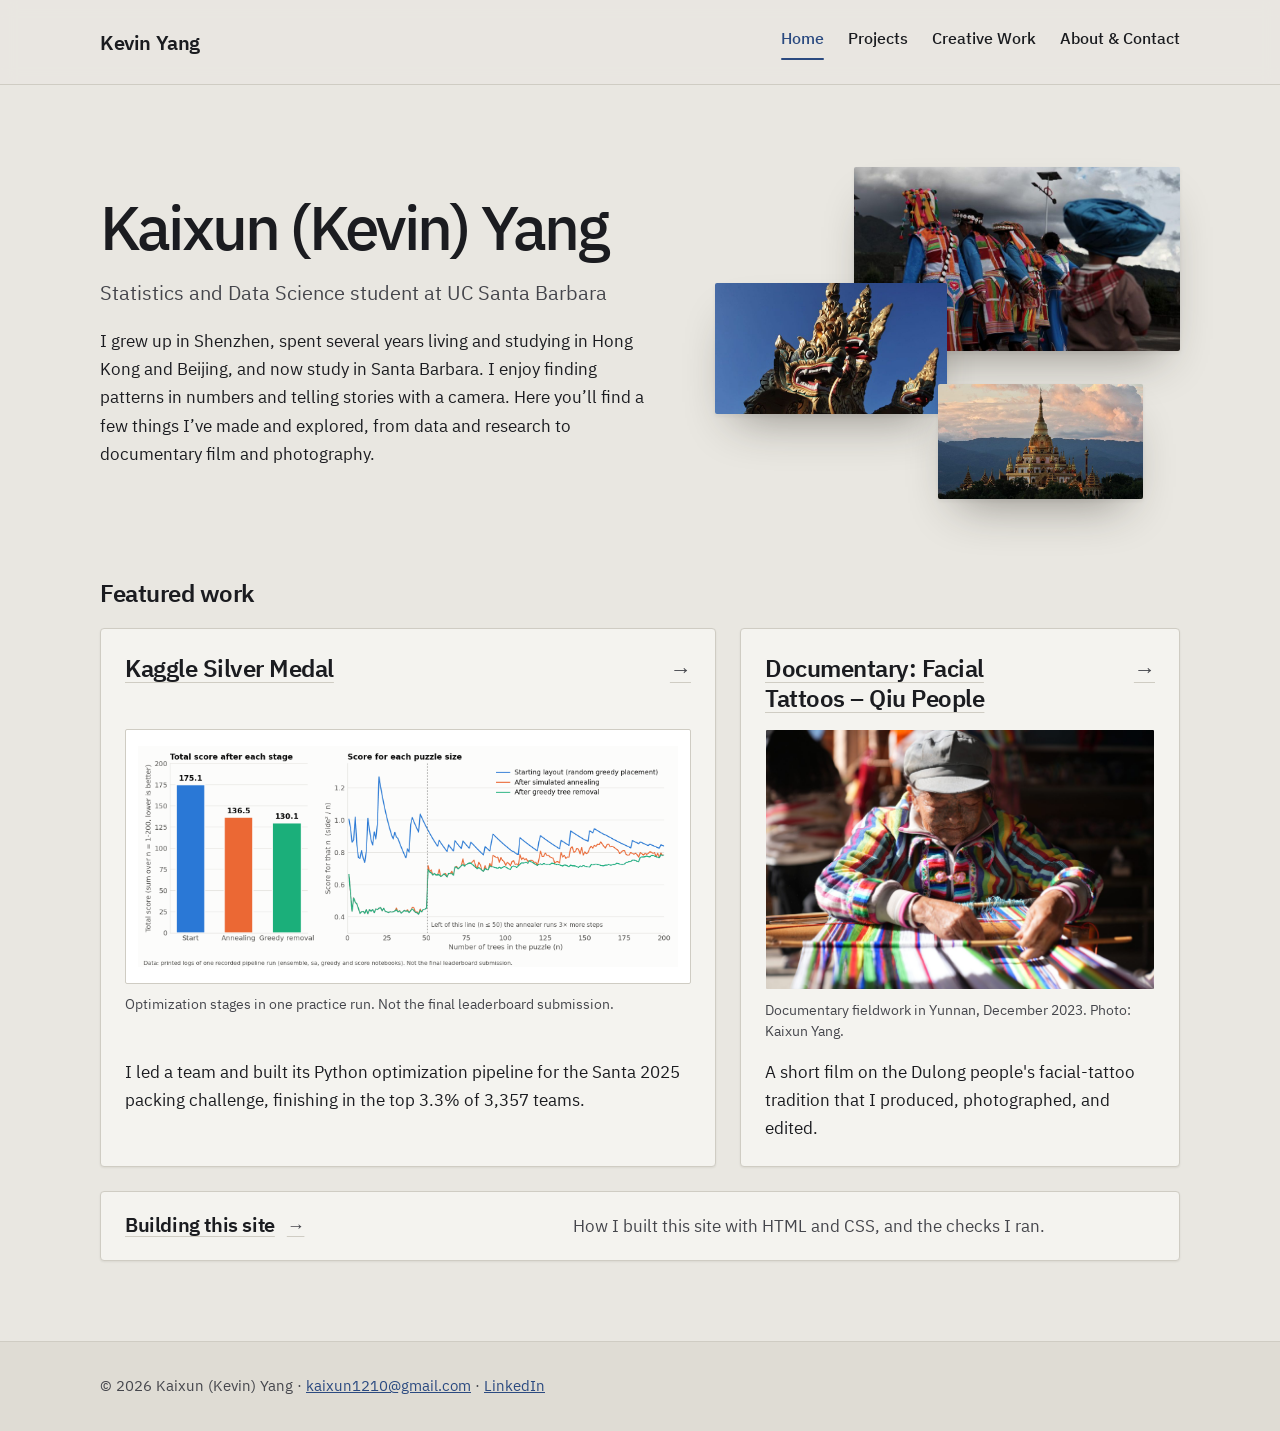
<file: index.html>
<!doctype html>
<html lang="en">
<head>
  <meta charset="utf-8">
  <meta name="viewport" content="width=device-width, initial-scale=1">
  <title>Kevin Yang | Portfolio</title>
  <meta name="description" content="Portfolio of Kaixun (Kevin) Yang, a Statistics and Data Science student at UC Santa Barbara: data projects, documentary film, and photography.">
  <link rel="canonical" href="https://awes0me-12.github.io/">
  <meta property="og:type" content="website">
  <meta property="og:title" content="Kevin Yang | Portfolio">
  <meta property="og:description" content="Portfolio of Kaixun (Kevin) Yang, a Statistics and Data Science student at UC Santa Barbara: data projects, documentary film, and photography.">
  <meta property="og:url" content="https://awes0me-12.github.io/">
  <link rel="icon" href="favicon.svg" type="image/svg+xml">
  <link rel="preload" href="fonts/IBMPlexSans-Regular-Latin1.woff2" as="font" type="font/woff2" crossorigin>
  <link rel="preload" href="fonts/IBMPlexSans-SemiBold-Latin1.woff2" as="font" type="font/woff2" crossorigin>
  <link rel="stylesheet" href="style.css">
  <link rel="stylesheet" href="portfolio.css">
  <link rel="stylesheet" href="home.css">
</head>
<body class="portfolio page-home">
  <a class="skip-link" href="#main">Skip to main content</a>

  <header class="site-header">
    <div class="container header-inner">
      <a class="site-name" href="index.html">Kevin Yang</a>
      <nav aria-label="Main">
        <ul class="nav-list">
          <li><a href="index.html" aria-current="page">Home</a></li>
          <li><a href="projects.html">Projects</a></li>
          <li><a href="creative.html">Creative Work</a></li>
          <li><a href="about.html">About &amp; Contact</a></li>
        </ul>
      </nav>
    </div>
  </header>

  <main id="main" class="container">
    <section class="intro">
      <div class="intro-text">
        <h1>Kaixun (Kevin) Yang</h1>
        <p class="lead">Statistics and Data Science student at UC Santa Barbara</p>
        <!-- DRAFT: confirm this personal introduction sounds like you. -->
        <p>I grew up in Shenzhen, spent several years living and studying in Hong Kong and Beijing, and now study in Santa Barbara. I enjoy finding patterns in numbers and telling stories with a camera. Here you’ll find a few things I’ve made and explored, from data and research to documentary film and photography.</p>
      </div>
      <!-- Decorative accent: smaller copies of three Field Photography images, described in full on the Creative page. -->
      <div class="intro-photos" aria-hidden="true">
        <img class="intro-photo intro-photo--1" src="images/2023-06-27_creative_procession-traditional-dress-800w_v01.jpg" width="800" height="450" decoding="async" alt="">
        <img class="intro-photo intro-photo--2" src="images/2023-06-24_creative_serpent-sculptures-800w_v01.jpg" width="800" height="450" decoding="async" alt="">
        <img class="intro-photo intro-photo--3" src="images/2023-06-24_creative_temple-at-dusk-800w_v01.jpg" width="800" height="450" decoding="async" alt="">
      </div>
    </section>

    <section aria-labelledby="featured-heading">
      <h2 id="featured-heading">Featured work</h2>
      <ul class="featured-grid" role="list">
        <li class="featured-work featured-work--data">
          <h3><a href="projects.html#kaggle"><span>Kaggle Silver Medal</span><span class="work-arrow" aria-hidden="true">→</span></a></h3>
          <figure class="work-figure">
            <div class="work-image work-image--chart">
              <img src="images/2026-10-21_projects_kaggle-score-by-stage_v01.png" width="1560" height="637" decoding="async"
                   alt="Two charts from one practice run: the total score falls from 175.1 to 136.5 to 130.1 through optimization, with improvements across puzzle sizes 1 to 200. Lower is better.">
            </div>
            <figcaption>Optimization stages in one practice run. Not the final leaderboard submission.</figcaption>
          </figure>
          <p>I led a team and built its Python optimization pipeline for the Santa 2025 packing challenge, finishing in the top 3.3% of 3,357 teams.</p>
        </li>
        <li class="featured-work featured-work--film">
          <h3><a href="creative.html#documentary"><span>Documentary: Facial Tattoos – Qiu People</span><span class="work-arrow" aria-hidden="true">→</span></a></h3>
          <figure class="work-figure">
            <div class="work-image">
              <img src="images/2023-12-26_creative_weaving-at-the-loom_v01.jpg" width="1600" height="1067" loading="lazy" decoding="async"
                   alt="Woman with facial tattoos in a colorful striped jacket weaving at a wooden loom, photographed during documentary fieldwork in Yunnan.">
            </div>
            <figcaption>Documentary fieldwork in Yunnan, December 2023. Photo: Kaixun Yang.</figcaption>
          </figure>
          <p>A short film on the Dulong people's facial-tattoo tradition that I produced, photographed, and edited.</p>
        </li>
        <li class="featured-work featured-work--site">
          <h3><a href="projects.html#this-site"><span>Building this site</span><span class="work-arrow" aria-hidden="true">→</span></a></h3>
          <p>How I built this site with HTML and CSS, and the checks I ran.</p>
        </li>
      </ul>
    </section>
  </main>

  <footer class="site-footer">
    <div class="container">
      <p>&copy; 2026 Kaixun (Kevin) Yang &middot; <a href="mailto:kaixun1210@gmail.com">kaixun1210@gmail.com</a> &middot; <a href="https://www.linkedin.com/in/kevin-yang12">LinkedIn</a></p>
    </div>
  </footer>
</body>
</html>
</file>
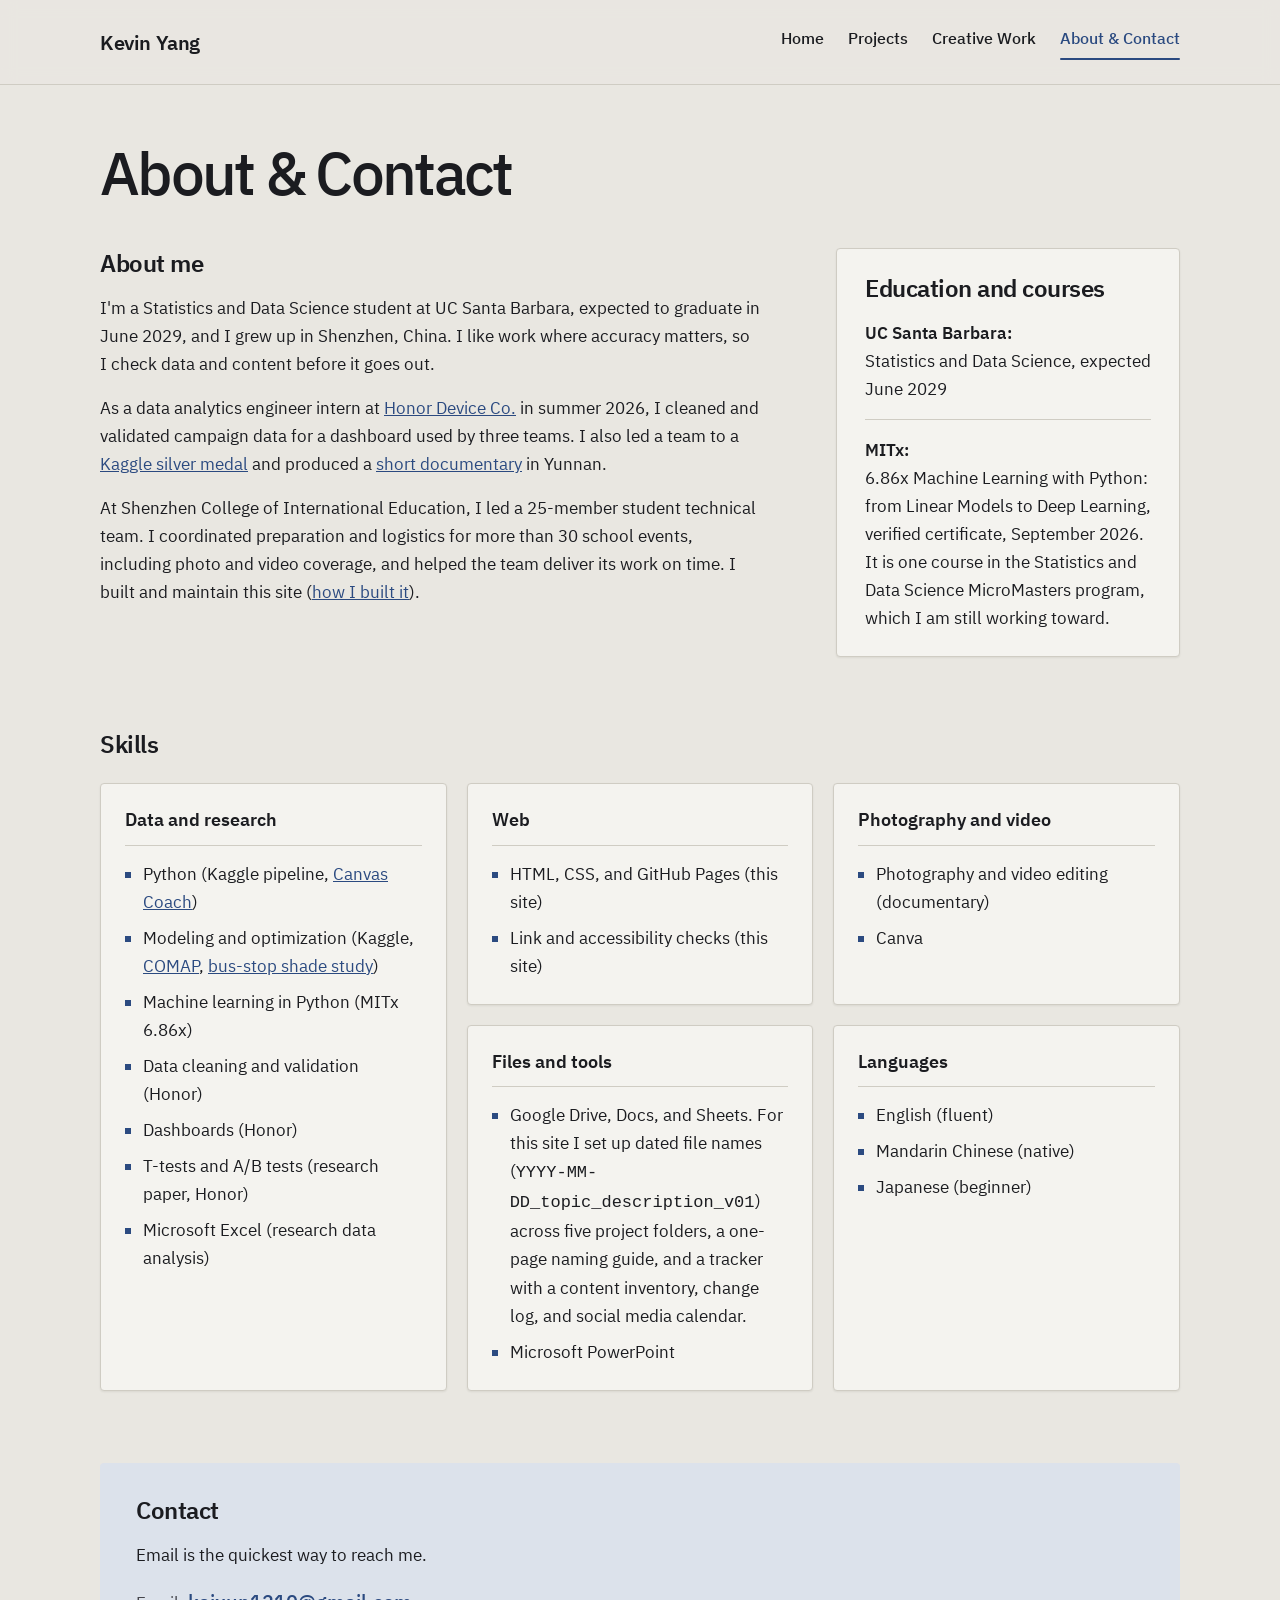
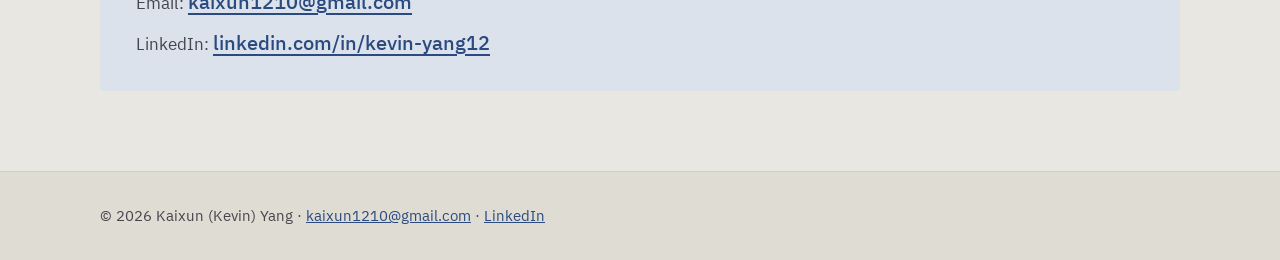
<file: about.html>
<!doctype html>
<html lang="en">
<head>
  <meta charset="utf-8">
  <meta name="viewport" content="width=device-width, initial-scale=1">
  <title>About &amp; Contact | Kevin Yang</title>
  <meta name="description" content="About Kevin Yang, a Statistics and Data Science student at UC Santa Barbara, and how to get in touch.">
  <link rel="canonical" href="https://awes0me-12.github.io/about.html">
  <meta property="og:type" content="website">
  <meta property="og:title" content="About &amp; Contact | Kevin Yang">
  <meta property="og:description" content="About Kevin Yang, a Statistics and Data Science student at UC Santa Barbara, and how to get in touch.">
  <meta property="og:url" content="https://awes0me-12.github.io/about.html">
  <link rel="icon" href="favicon.svg" type="image/svg+xml">
  <link rel="preload" href="fonts/IBMPlexSans-Regular-Latin1.woff2" as="font" type="font/woff2" crossorigin>
  <link rel="preload" href="fonts/IBMPlexSans-SemiBold-Latin1.woff2" as="font" type="font/woff2" crossorigin>
  <link rel="stylesheet" href="style.css">
  <link rel="stylesheet" href="portfolio.css">
  <link rel="stylesheet" href="about.css">
</head>
<body class="portfolio page-about">
  <a class="skip-link" href="#main">Skip to main content</a>

  <header class="site-header">
    <div class="container header-inner">
      <a class="site-name" href="index.html">Kevin Yang</a>
      <nav aria-label="Main">
        <ul class="nav-list">
          <li><a href="index.html">Home</a></li>
          <li><a href="projects.html">Projects</a></li>
          <li><a href="creative.html">Creative Work</a></li>
          <li><a href="about.html" aria-current="page">About &amp; Contact</a></li>
        </ul>
      </nav>
    </div>
  </header>

  <main id="main" class="container">
    <header class="page-intro">
      <h1>About &amp; Contact</h1>
    </header>

    <div class="about-overview">
      <section class="about-bio" aria-labelledby="about-me-heading">
        <h2 id="about-me-heading">About me</h2>
        <!-- DRAFT: rewrite in your own words. -->
        <p>I'm a Statistics and Data Science student at UC Santa Barbara, expected to graduate in June 2029, and I grew up in Shenzhen, China. I like work where accuracy matters, so I check data and content before it goes out.</p>
        <p>As a data analytics engineer intern at <a href="projects.html#dashboard">Honor Device Co.</a> in summer 2026, I cleaned and validated campaign data for a dashboard used by three teams. I also led a team to a <a href="projects.html#kaggle">Kaggle silver medal</a> and produced a <a href="creative.html#documentary">short documentary</a> in Yunnan.</p>
        <p>At Shenzhen College of International Education, I led a 25-member student technical team. I coordinated preparation and logistics for more than 30 school events, including photo and video coverage, and helped the team deliver its work on time. I built and maintain this site (<a href="projects.html#this-site">how I built it</a>).</p>
      </section>

      <section class="about-education" aria-labelledby="education-heading">
        <h2 id="education-heading">Education and courses</h2>
        <ul class="education-list">
          <li><strong>UC Santa Barbara:</strong> Statistics and Data Science, expected June 2029</li>
          <li><strong>MITx:</strong> 6.86x Machine Learning with Python: from Linear Models to Deep Learning, verified certificate, <time datetime="2026-09-16">September 2026</time>. It is one course in the Statistics and Data Science MicroMasters program, which I am still working toward.</li>
        </ul>
      </section>
    </div>

    <section class="about-skills" aria-labelledby="skills-heading">
      <h2 id="skills-heading">Skills</h2>
      <div class="skills-grid">
        <section class="skill-group skill-group--data" aria-labelledby="data-skills-heading">
          <h3 id="data-skills-heading">Data and research</h3>
          <ul class="skill-list">
            <li>Python (Kaggle pipeline, <a href="projects.html#canvas-coach">Canvas Coach</a>)</li>
            <li>Modeling and optimization (Kaggle, <a href="projects.html#comap">COMAP</a>, <a href="projects.html#shade">bus-stop shade study</a>)</li>
            <li>Machine learning in Python (MITx 6.86x)</li>
            <li>Data cleaning and validation (Honor)</li>
            <li>Dashboards (Honor)</li>
            <li>T-tests and A/B tests (research paper, Honor)</li>
            <li>Microsoft Excel (research data analysis)</li>
          </ul>
        </section>

        <section class="skill-group" aria-labelledby="web-skills-heading">
          <h3 id="web-skills-heading">Web</h3>
          <ul class="skill-list">
            <li>HTML, CSS, and GitHub Pages (this site)</li>
            <li>Link and accessibility checks (this site)</li>
          </ul>
        </section>

        <section class="skill-group" aria-labelledby="media-skills-heading">
          <h3 id="media-skills-heading">Photography and video</h3>
          <ul class="skill-list">
            <li>Photography and video editing (documentary)</li>
            <li>Canva</li>
          </ul>
          <!-- TODO: once the 3 Canva graphics are on the Creative page, change "Canva" to "Canva (social media graphics)". -->
        </section>

        <section class="skill-group" aria-labelledby="files-skills-heading">
          <h3 id="files-skills-heading">Files and tools</h3>
          <ul class="skill-list">
            <li>Google Drive, Docs, and Sheets. For this site I set up dated file names (<code>YYYY-MM-DD_topic_description_v01</code>) across five project folders, a one-page naming guide, and a tracker with a content inventory, change log, and social media calendar.</li>
            <li>Microsoft PowerPoint</li>
          </ul>
        </section>

        <section class="skill-group" aria-labelledby="language-skills-heading">
          <h3 id="language-skills-heading">Languages</h3>
          <ul class="skill-list">
            <li>English (fluent)</li>
            <li>Mandarin Chinese (native)</li>
            <li>Japanese (beginner)</li>
          </ul>
        </section>
      </div>
    </section>

    <section class="about-contact" aria-labelledby="contact-heading">
      <h2 id="contact-heading">Contact</h2>
      <!-- DRAFT: rewrite in your own words. -->
      <p>Email is the quickest way to reach me.</p>
      <ul class="contact-list">
        <li>Email: <a href="mailto:kaixun1210@gmail.com">kaixun1210@gmail.com</a></li>
        <li>LinkedIn: <a href="https://www.linkedin.com/in/kevin-yang12">linkedin.com/in/kevin-yang12</a></li>
      </ul>
    </section>
  </main>

  <footer class="site-footer">
    <div class="container">
      <p>&copy; 2026 Kaixun (Kevin) Yang &middot; <a href="mailto:kaixun1210@gmail.com">kaixun1210@gmail.com</a> &middot; <a href="https://www.linkedin.com/in/kevin-yang12">LinkedIn</a></p>
    </div>
  </footer>
</body>
</html>
</file>
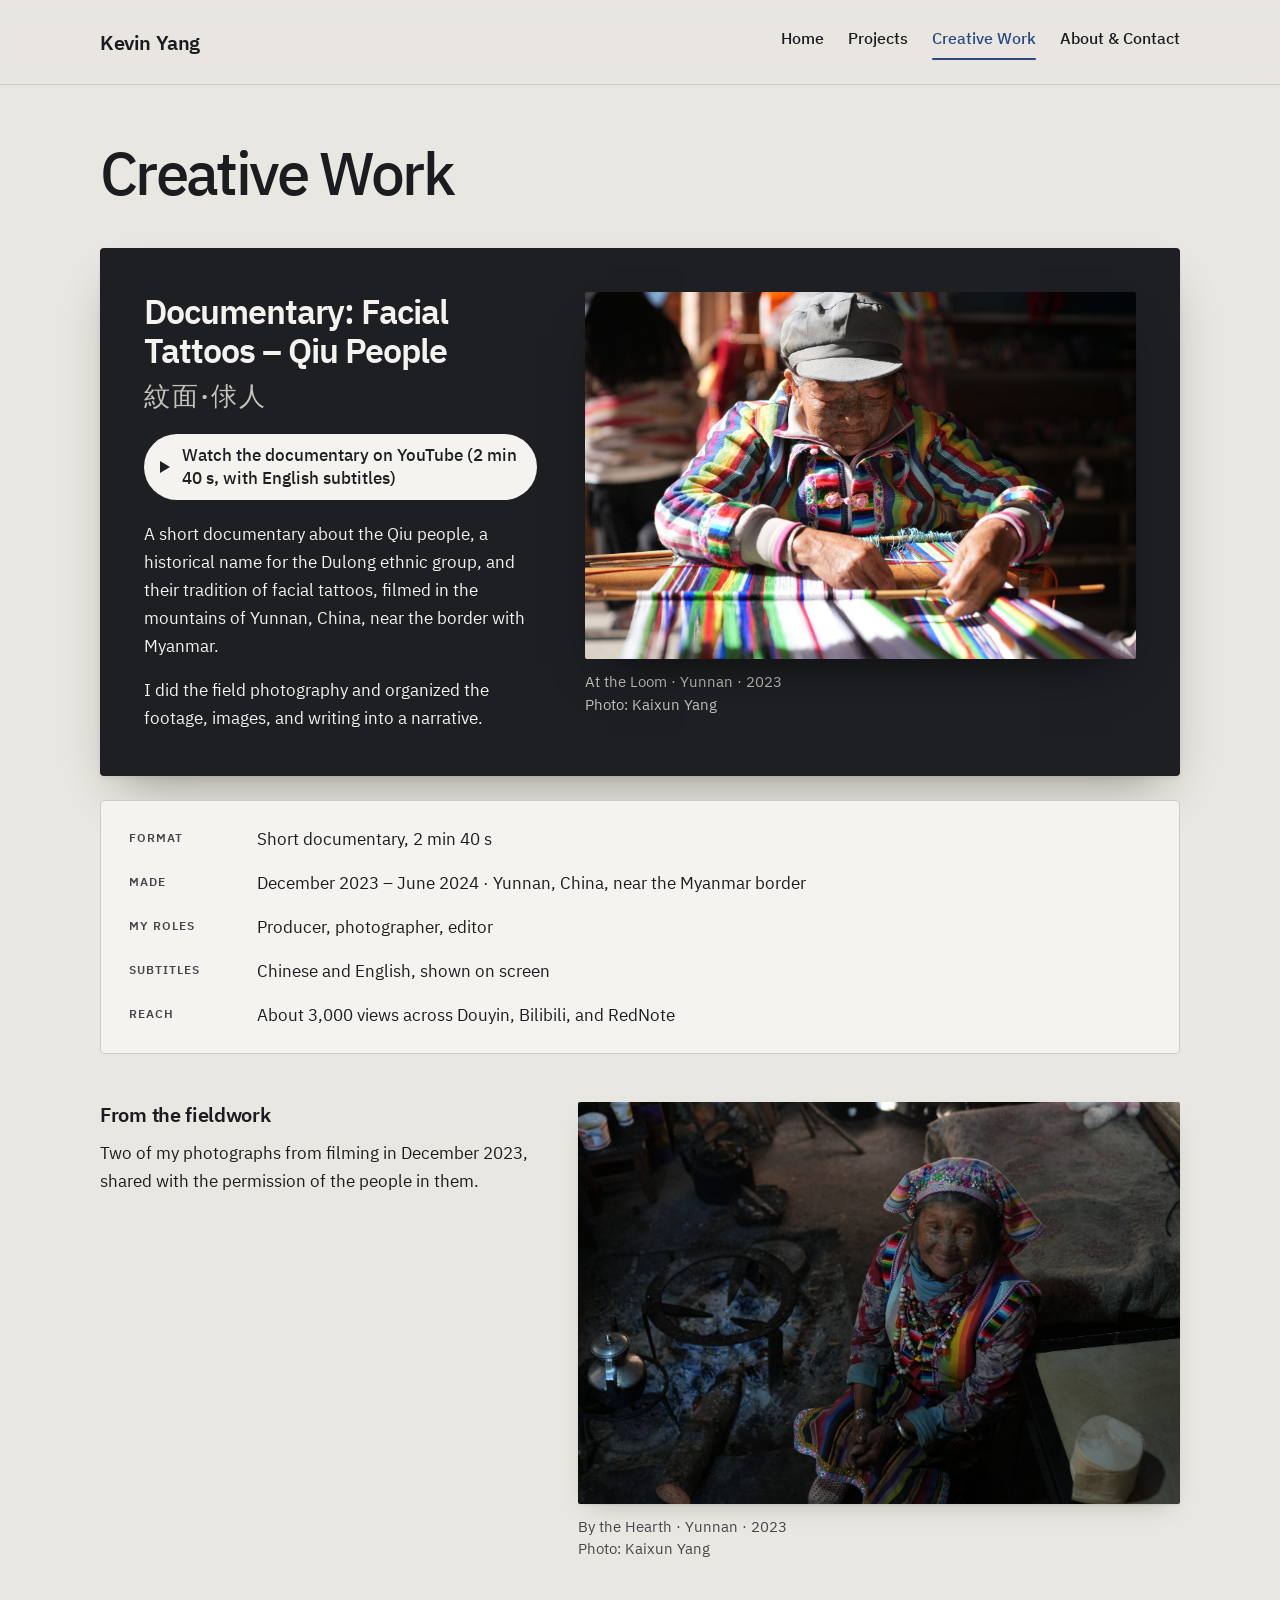
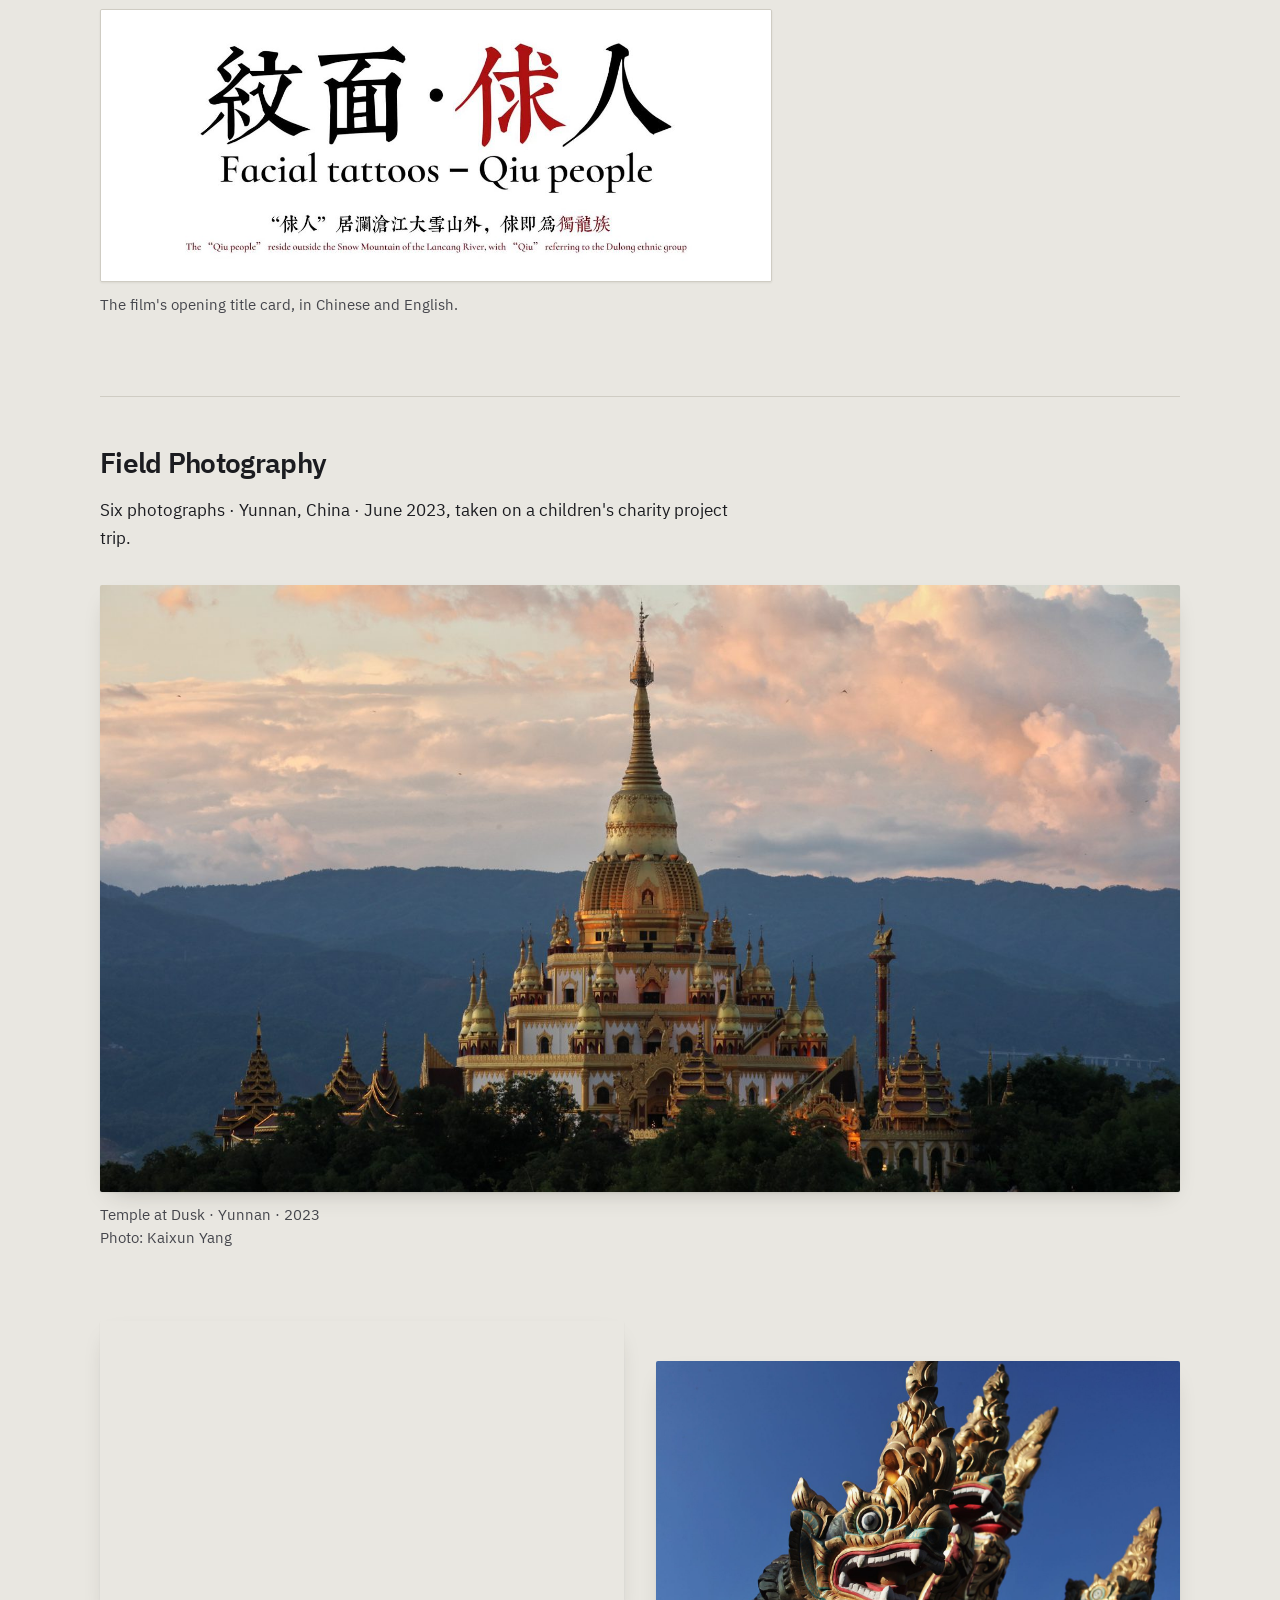
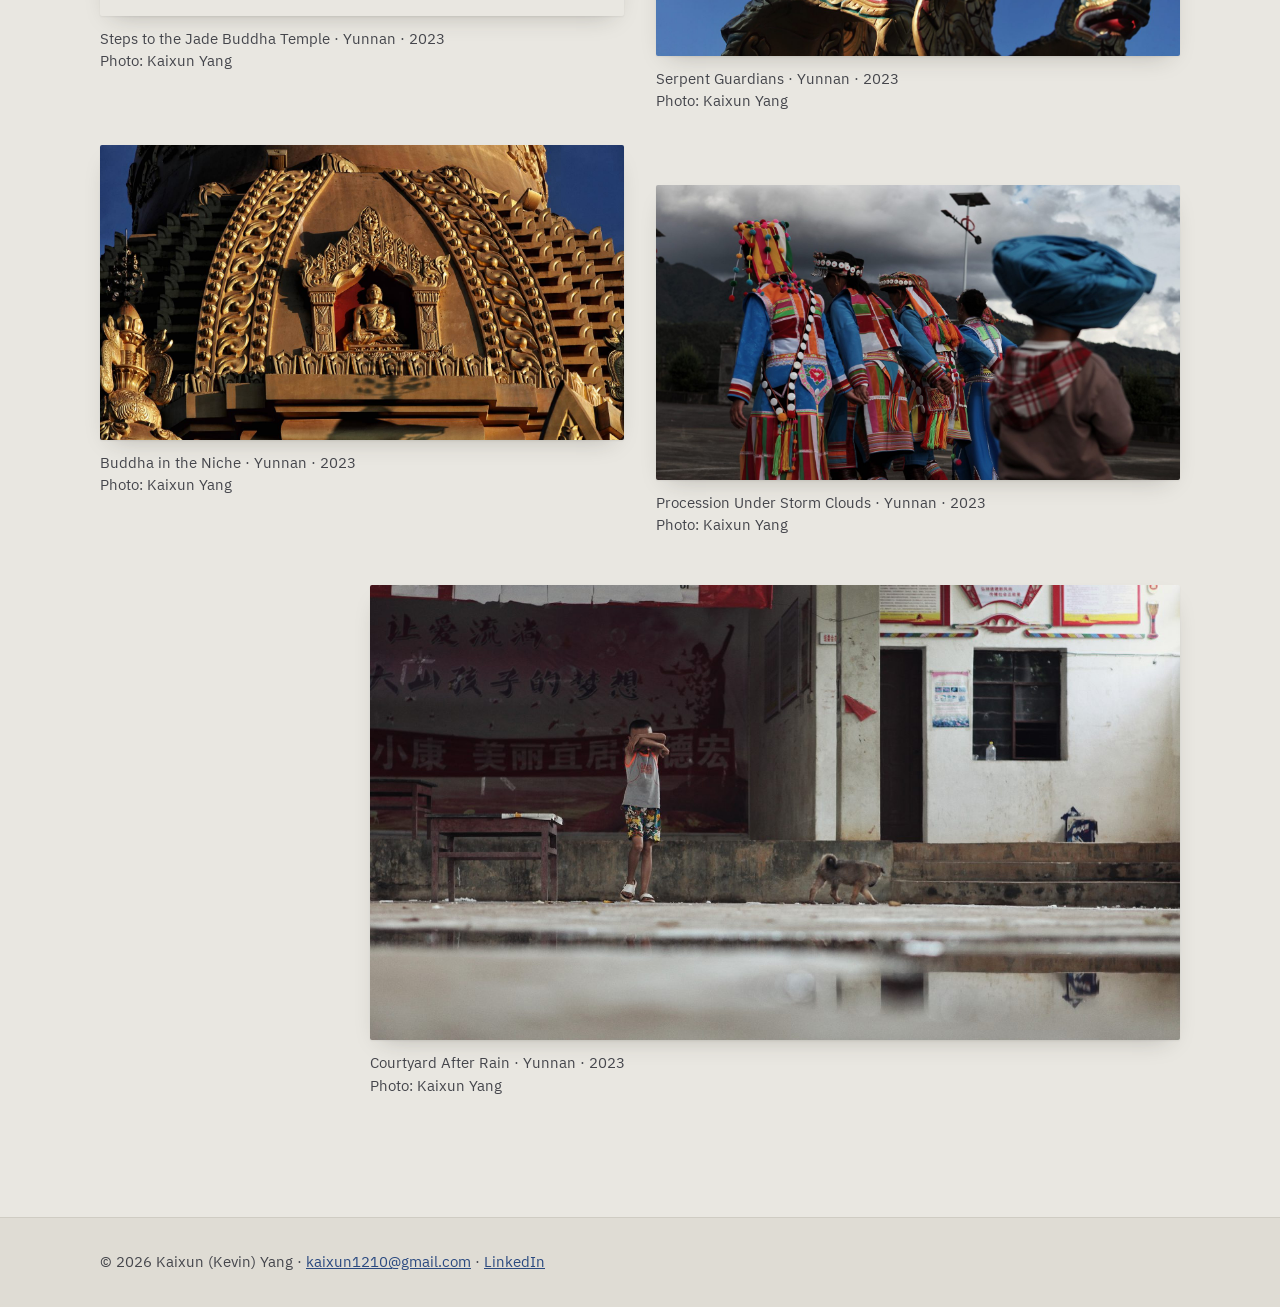
<file: creative.html>
<!doctype html>
<html lang="en">
<head>
  <meta charset="utf-8">
  <meta name="viewport" content="width=device-width, initial-scale=1">
  <title>Creative Work | Kevin Yang</title>
  <meta name="description" content="Documentary film and field photography by Kevin Yang.">
  <link rel="canonical" href="https://awes0me-12.github.io/creative.html">
  <meta property="og:type" content="website">
  <meta property="og:title" content="Creative Work | Kevin Yang">
  <meta property="og:description" content="Documentary film and field photography by Kevin Yang.">
  <meta property="og:url" content="https://awes0me-12.github.io/creative.html">
  <link rel="icon" href="favicon.svg" type="image/svg+xml">
  <link rel="preload" href="fonts/IBMPlexSans-Regular-Latin1.woff2" as="font" type="font/woff2" crossorigin>
  <link rel="preload" href="fonts/IBMPlexSans-SemiBold-Latin1.woff2" as="font" type="font/woff2" crossorigin>
  <link rel="stylesheet" href="style.css">
  <link rel="stylesheet" href="portfolio.css">
  <link rel="stylesheet" href="creative.css">
  <script src="site.js" defer></script>
</head>
<body class="portfolio page-creative">
  <a class="skip-link" href="#main">Skip to main content</a>

  <header class="site-header">
    <div class="container header-inner">
      <a class="site-name" href="index.html">Kevin Yang</a>
      <nav aria-label="Main">
        <ul class="nav-list">
          <li><a href="index.html">Home</a></li>
          <li><a href="projects.html">Projects</a></li>
          <li><a href="creative.html" aria-current="page">Creative Work</a></li>
          <li><a href="about.html">About &amp; Contact</a></li>
        </ul>
      </nav>
    </div>
  </header>

  <main id="main" class="container">
    <header class="page-intro">
      <h1>Creative Work</h1>
    </header>

    <section id="documentary">
      <div class="documentary-hero">
        <h2 class="documentary-heading">Documentary: Facial Tattoos – Qiu People <span lang="zh-Hant">紋面·俅人</span></h2>
        <figure class="documentary-main-photo">
          <img src="images/2023-12-26_creative_weaving-at-the-loom_v01.jpg" width="1600" height="1067" decoding="async" fetchpriority="high"
               alt="Elderly woman with facial tattoos, in a rainbow-striped jacket and grey cap, weaving brightly colored threads on a wooden loom">
          <figcaption>At the Loom &middot; Yunnan &middot; 2023
            <span class="credit">Photo: Kaixun Yang</span></figcaption>
        </figure>
        <p class="documentary-watch"><a href="https://youtu.be/jNTR_IRTE6E">Watch the documentary on YouTube (2 min 40 s, with English subtitles)</a></p>
        <div class="documentary-copy">
          <!-- DRAFT: rewrite in your own words. -->
          <p>A short documentary about the Qiu people, a historical name for the Dulong ethnic group, and their tradition of facial tattoos, filmed in the mountains of Yunnan, China, near the border with Myanmar.</p>
          <p>I did the field photography and organized the footage, images, and writing into a narrative.</p>
        </div>
      </div>
      <dl class="info documentary-info">
        <div><dt>Format</dt><dd>Short documentary, 2 min 40 s</dd></div>
        <div><dt>Made</dt><dd>December 2023 – June 2024 &middot; Yunnan, China, near the Myanmar border</dd></div>
        <div><dt>My roles</dt><dd>Producer, photographer, editor</dd></div>
        <div><dt>Subtitles</dt><dd>Chinese and English, shown on screen</dd></div>
        <div><dt>Reach</dt><dd>About 3,000 views across Douyin, Bilibili, and RedNote</dd></div>
      </dl>

      <div class="documentary-fieldwork">
        <h3>From the fieldwork</h3>
        <p>Two of my photographs from filming in December 2023, shared with the permission of the people in them.</p>
        <figure class="documentary-support-photo">
          <img src="images/2023-12-26_creative_by-the-hearth_v01.jpg" width="1600" height="1067" loading="lazy" decoding="async"
               alt="Elderly woman with facial tattoos, in a beaded striped headscarf and necklaces, smiling beside a hearth with an iron trivet and kettle">
          <figcaption>By the Hearth &middot; Yunnan &middot; 2023
            <span class="credit">Photo: Kaixun Yang</span></figcaption>
        </figure>
      </div>
      <figure class="documentary-title-card">
        <img src="images/2025-03-10_creative_qiuren-title-card_v01.jpg" width="1280" height="518" loading="lazy" decoding="async" alt="Title card reading 紋面·俅人, Facial tattoos – Qiu people, with a line explaining that the Qiu live beyond the snow mountains of the Lancang River and that Qiu refers to the Dulong ethnic group.">
        <figcaption>The film's opening title card, in Chinese and English.</figcaption>
      </figure>
    </section>

    <section id="photography">
      <h2>Field Photography</h2>
      <p>Six photographs &middot; Yunnan, China &middot; June 2023, taken on a children's charity project trip.</p>
      <!-- Web-sized copies in images/ (1600 px wide, under ~250 KB, no location data). Only the main fieldwork photograph above is not lazy-loaded. -->
      <div class="photo-grid">
        <figure>
          <img src="images/2023-06-24_creative_temple-at-dusk_v01.jpg" width="1600" height="900" loading="lazy" decoding="async"
               alt="Gold and white temple with a tall central spire and many smaller spires, forested mountains and pink evening clouds behind">
          <figcaption>Temple at Dusk &middot; Yunnan &middot; 2023
            <span class="credit">Photo: Kaixun Yang</span></figcaption>
        </figure>
        <figure>
          <img src="images/2023-06-26_creative_monk-temple-steps_v01.jpg" width="1600" height="900" loading="lazy" decoding="async"
               alt="Monk in orange robes climbing dark stone steps toward a temple with gold pillars and a red sign">
          <figcaption>Steps to the Jade Buddha Temple &middot; Yunnan &middot; 2023
            <span class="credit">Photo: Kaixun Yang</span></figcaption>
        </figure>
        <figure>
          <img src="images/2023-06-24_creative_serpent-sculptures_v01.jpg" width="1600" height="900" loading="lazy" decoding="async"
               alt="Gilded serpent-head sculptures with fanged red mouths and flame-like crests against a clear blue sky">
          <figcaption>Serpent Guardians &middot; Yunnan &middot; 2023
            <span class="credit">Photo: Kaixun Yang</span></figcaption>
        </figure>
        <figure>
          <img src="images/2023-06-24_creative_buddha-niche_v01.jpg" width="1600" height="900" loading="lazy" decoding="async"
               alt="Small seated Buddha statue in an ornate gold arched niche on a stupa, lit by low evening sun">
          <figcaption>Buddha in the Niche &middot; Yunnan &middot; 2023
            <span class="credit">Photo: Kaixun Yang</span></figcaption>
        </figure>
        <figure>
          <img src="images/2023-06-27_creative_procession-traditional-dress_v01.jpg" width="1600" height="900" loading="lazy" decoding="async"
               alt="Women in striped costumes and pom-pom headdresses walking across a square under storm clouds, a child in a blue head wrap watching">
          <figcaption>Procession Under Storm Clouds &middot; Yunnan &middot; 2023
            <span class="credit">Photo: Kaixun Yang</span></figcaption>
        </figure>
        <figure>
          <img src="images/2023-06-24_creative_courtyard-after-rain_v01.jpg" width="1600" height="900" loading="lazy" decoding="async"
               alt="Boy hiding his face in his arm in a wet courtyard as a puppy walks past, under a red banner about the dreams of mountain children">
          <figcaption>Courtyard After Rain &middot; Yunnan &middot; 2023
            <span class="credit">Photo: Kaixun Yang</span></figcaption>
        </figure>
      </div>
    </section>

  </main>

  <footer class="site-footer">
    <div class="container">
      <p>&copy; 2026 Kaixun (Kevin) Yang &middot; <a href="mailto:kaixun1210@gmail.com">kaixun1210@gmail.com</a> &middot; <a href="https://www.linkedin.com/in/kevin-yang12">LinkedIn</a></p>
    </div>
  </footer>
</body>
</html>
</file>
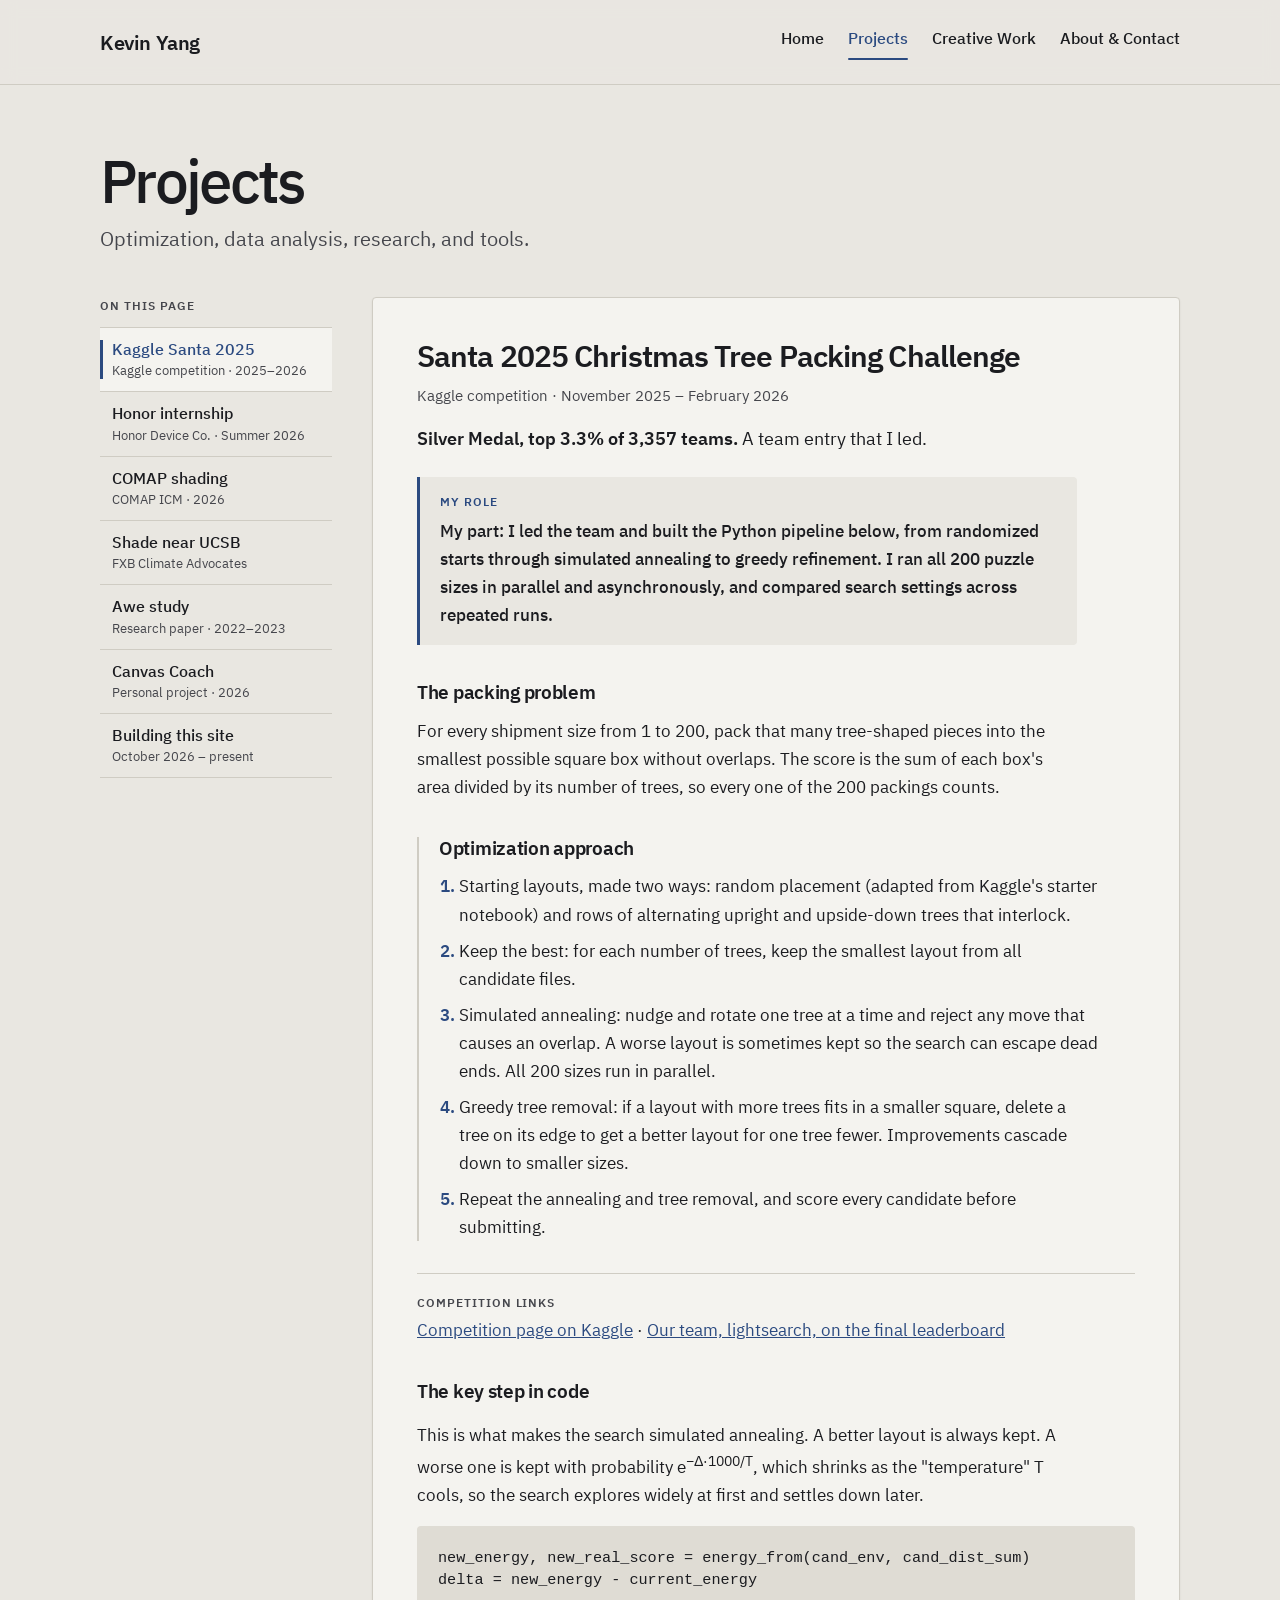
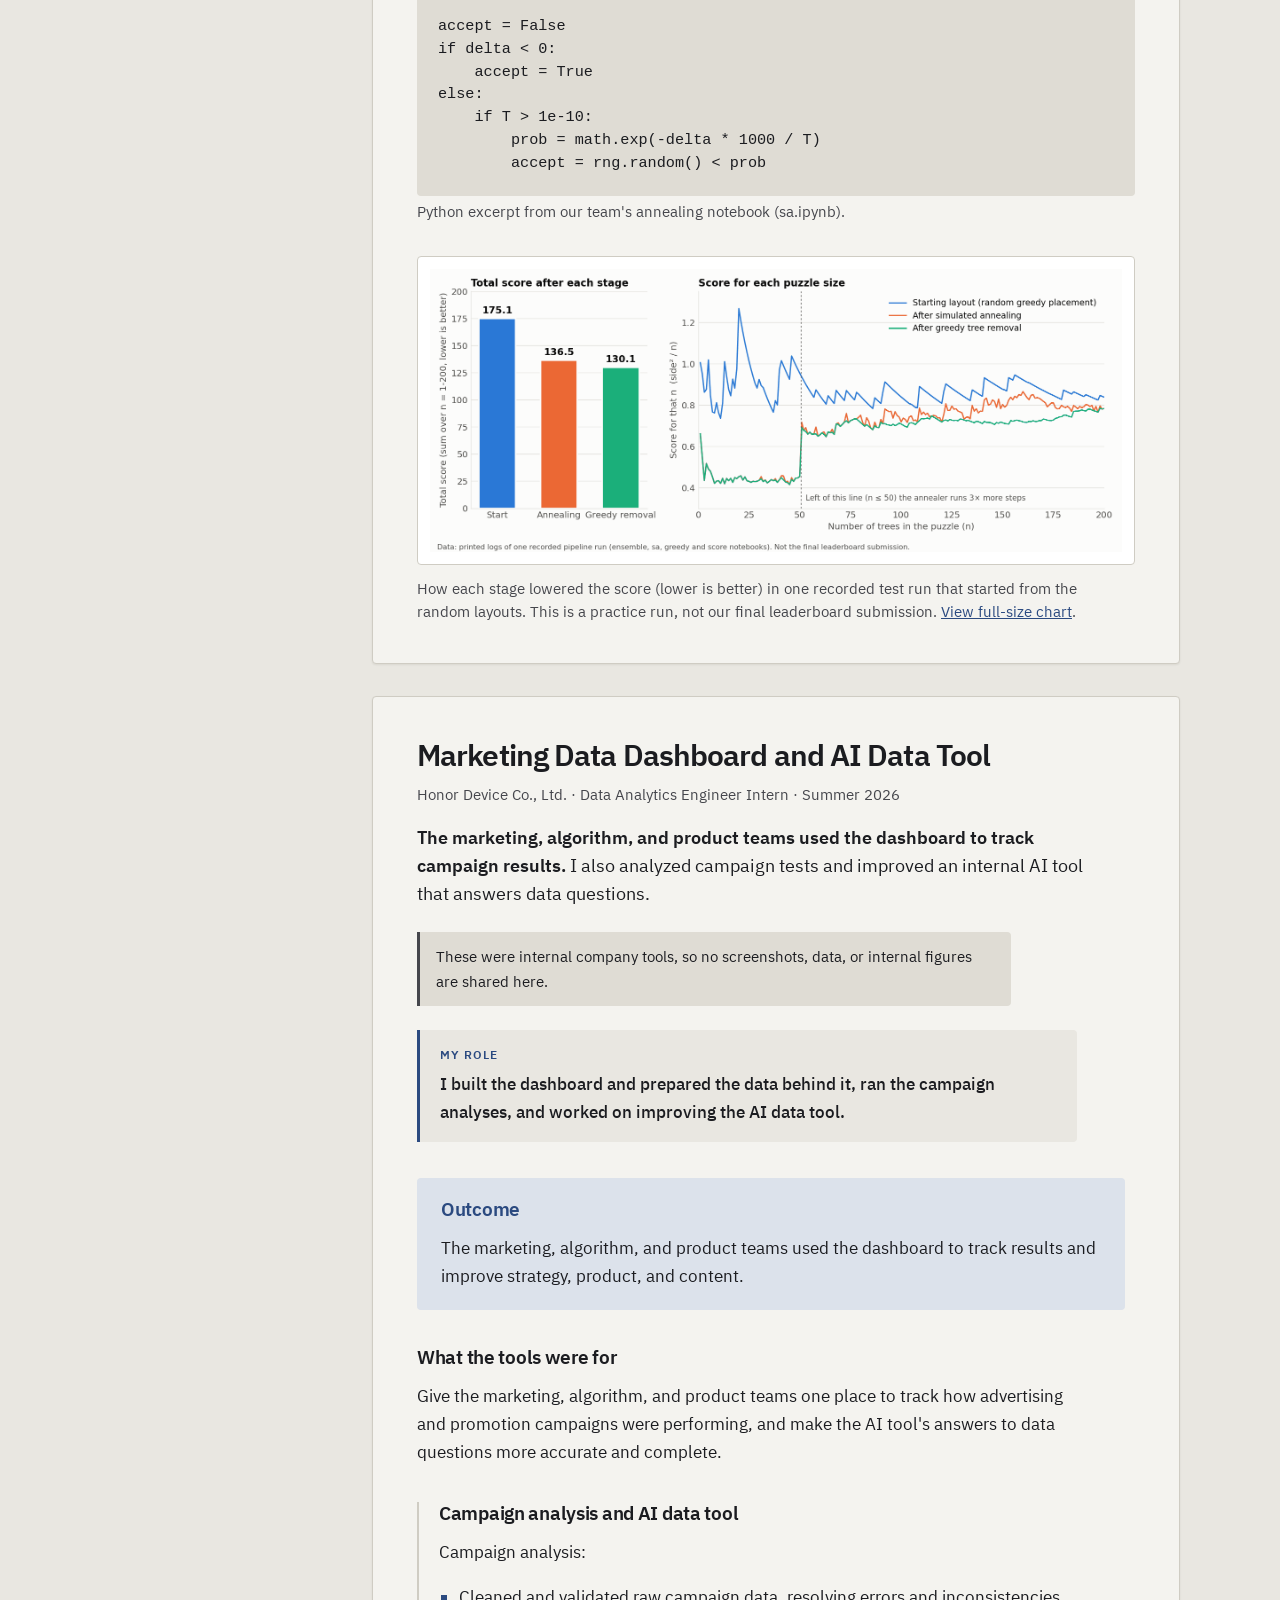
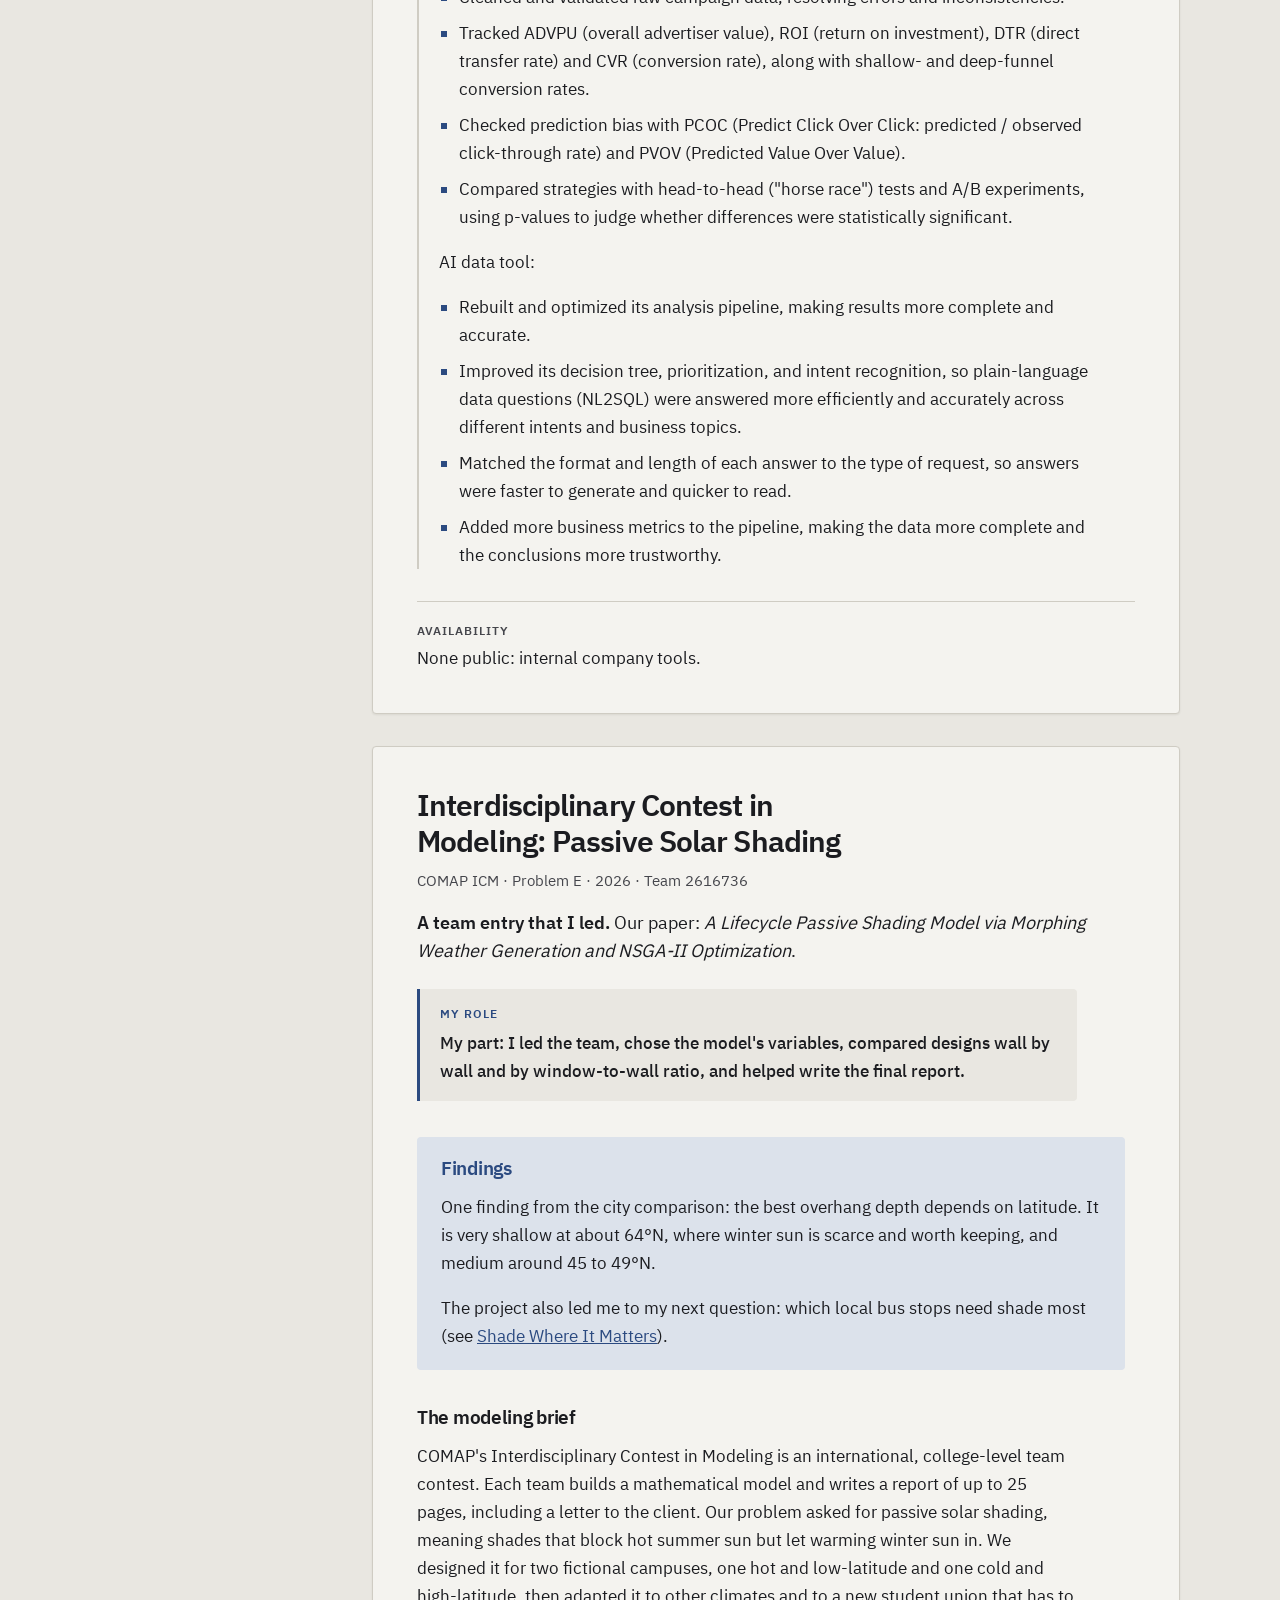
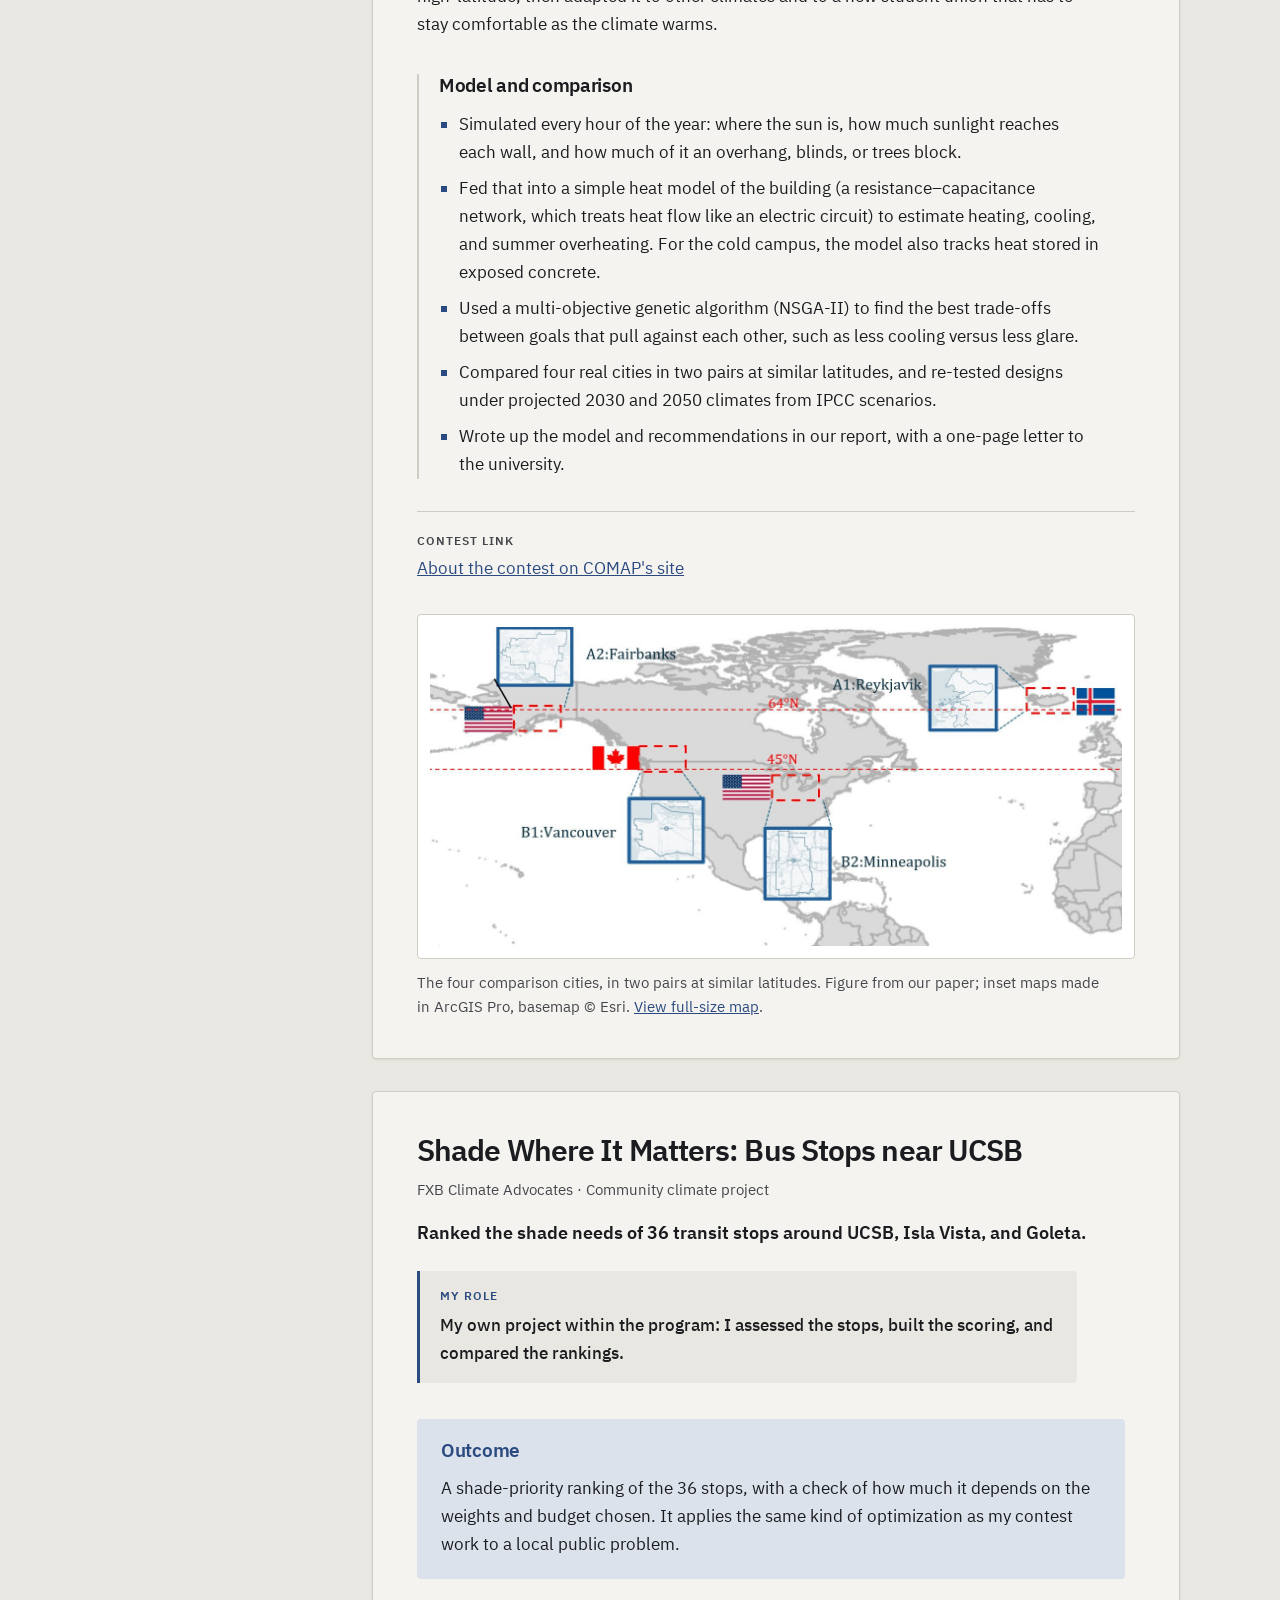
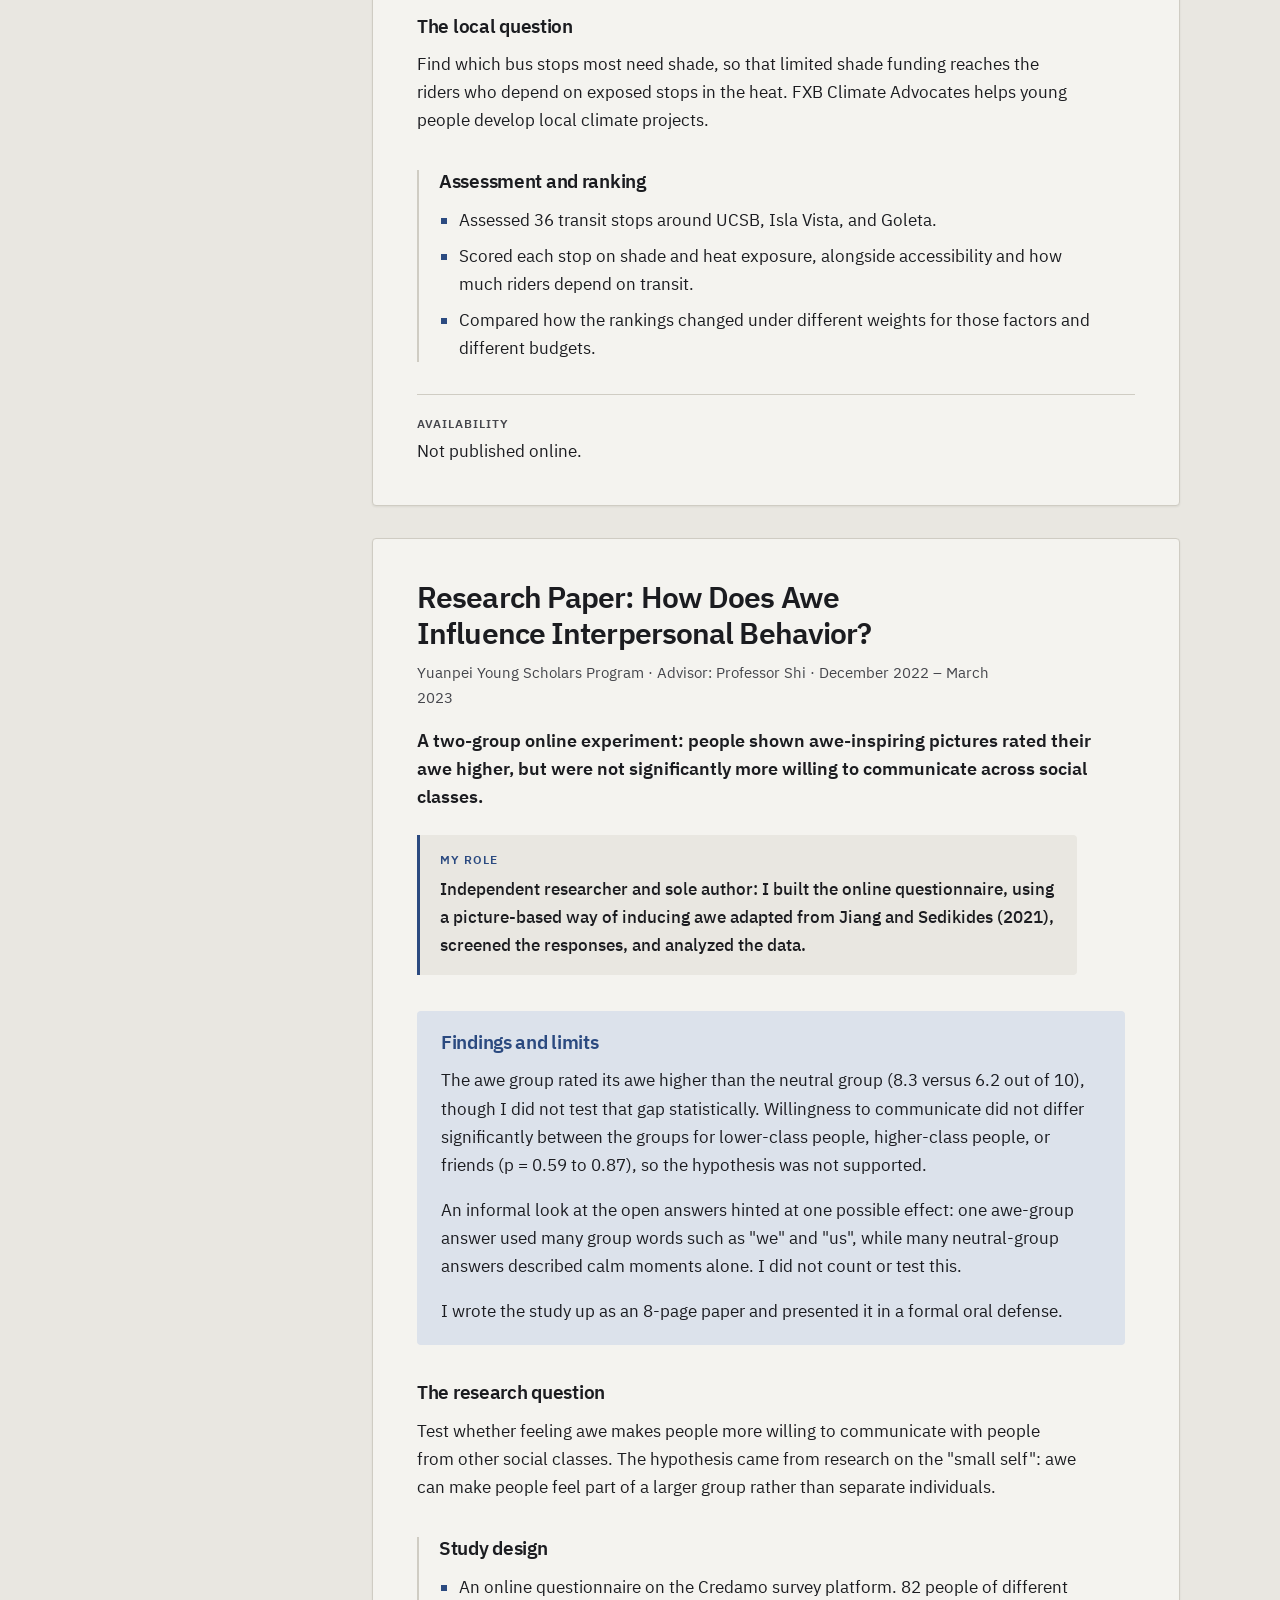
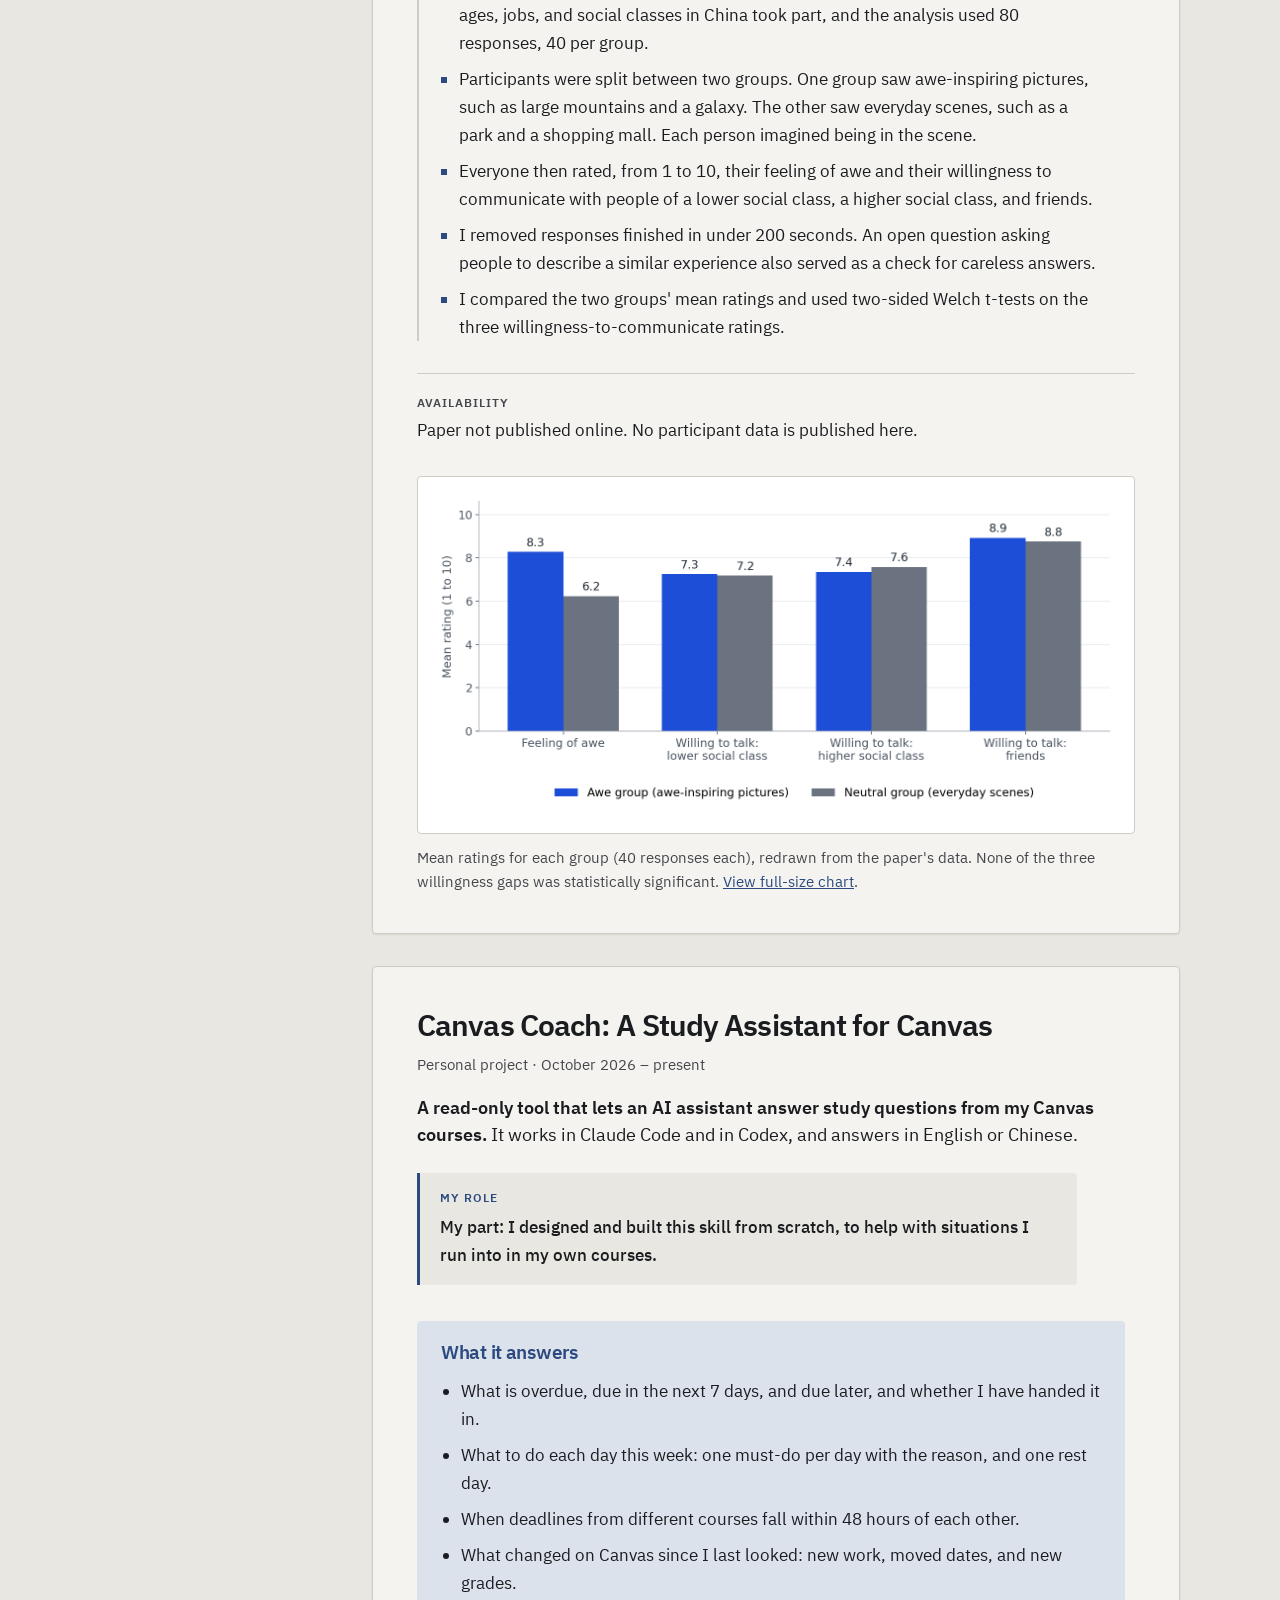
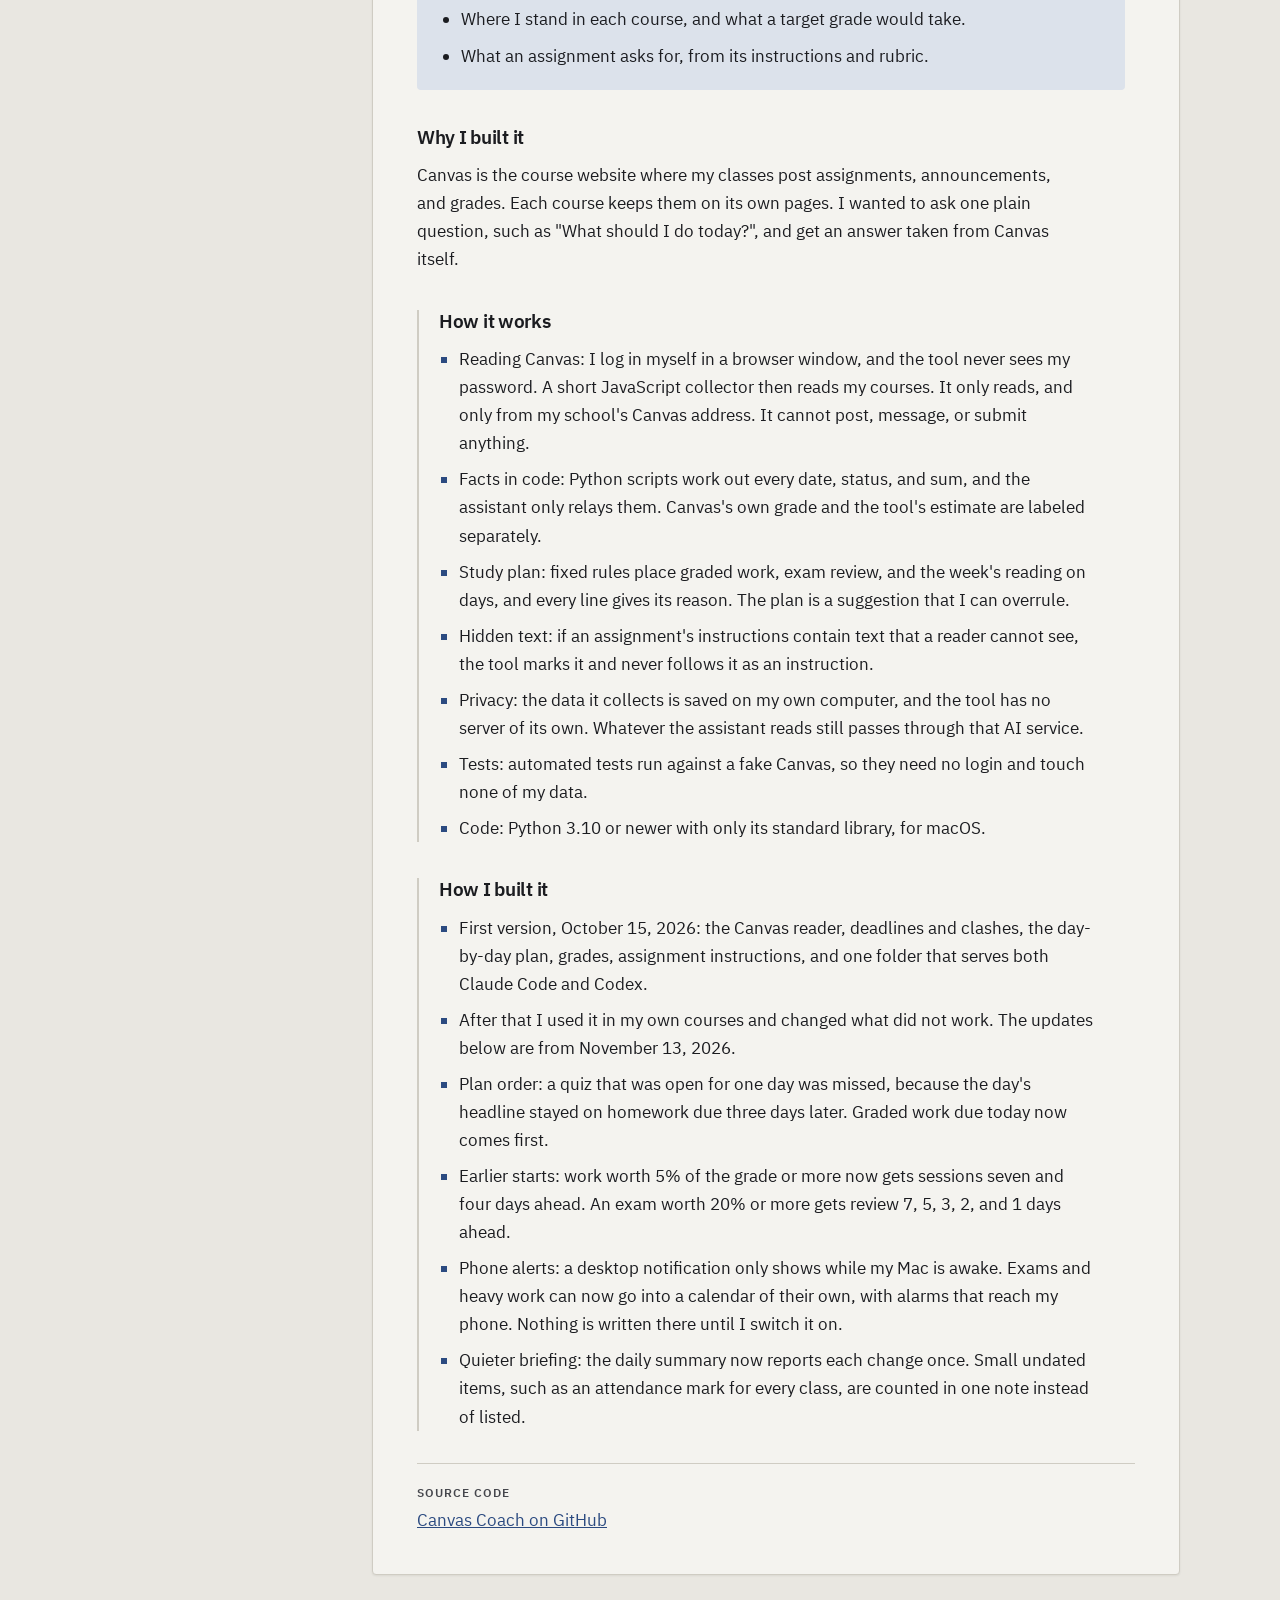
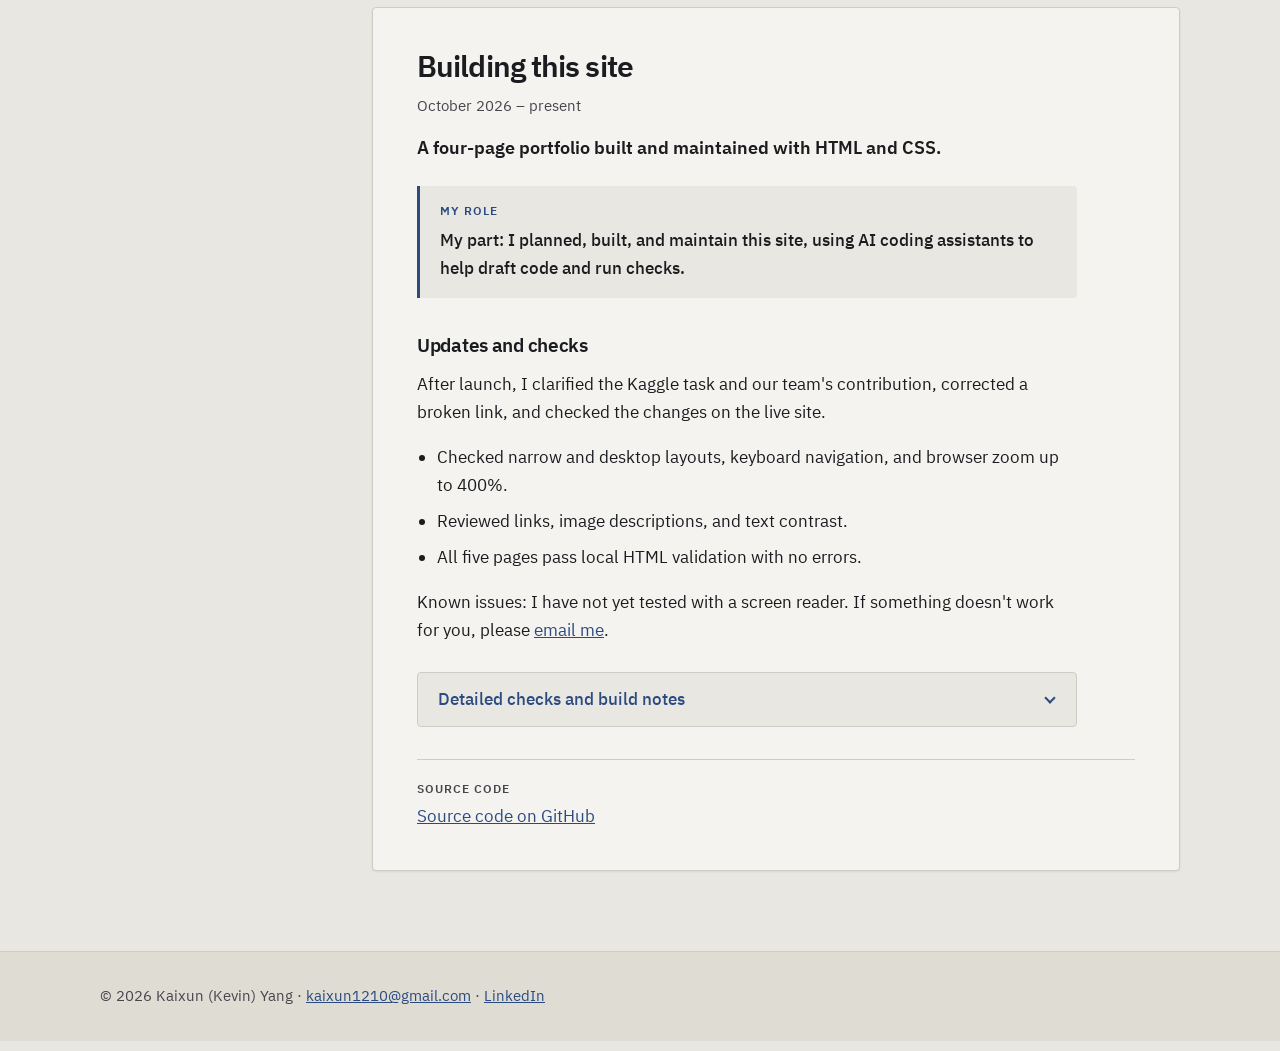
<file: projects.html>
<!doctype html>
<html lang="en">
<head>
  <meta charset="utf-8">
  <meta name="viewport" content="width=device-width, initial-scale=1">
  <title>Projects | Kevin Yang</title>
  <meta name="description" content="Data and research projects by Kevin Yang: a Kaggle silver medal, a COMAP solar-shading modeling project, a bus-stop shade study near UCSB, a data internship, a research paper, and a Canvas study tool.">
  <link rel="canonical" href="https://awes0me-12.github.io/projects.html">
  <meta property="og:type" content="website">
  <meta property="og:title" content="Projects | Kevin Yang">
  <meta property="og:description" content="Data and research projects by Kevin Yang: a Kaggle silver medal, a COMAP solar-shading modeling project, a bus-stop shade study near UCSB, a data internship, a research paper, and a Canvas study tool.">
  <meta property="og:url" content="https://awes0me-12.github.io/projects.html">
  <link rel="icon" href="favicon.svg" type="image/svg+xml">
  <link rel="preload" href="fonts/IBMPlexSans-Regular-Latin1.woff2" as="font" type="font/woff2" crossorigin>
  <link rel="preload" href="fonts/IBMPlexSans-SemiBold-Latin1.woff2" as="font" type="font/woff2" crossorigin>
  <link rel="stylesheet" href="style.css">
  <link rel="stylesheet" href="portfolio.css">
  <link rel="stylesheet" href="projects.css">
  <script src="site.js" defer></script>
</head>
<body class="portfolio page-projects">
  <a class="skip-link" href="#main">Skip to main content</a>

  <header class="site-header">
    <div class="container header-inner">
      <a class="site-name" href="index.html">Kevin Yang</a>
      <nav aria-label="Main">
        <ul class="nav-list">
          <li><a href="index.html">Home</a></li>
          <li><a href="projects.html" aria-current="page">Projects</a></li>
          <li><a href="creative.html">Creative Work</a></li>
          <li><a href="about.html">About &amp; Contact</a></li>
        </ul>
      </nav>
    </div>
  </header>

  <main id="main" class="container">
    <header class="projects-intro">
      <h1>Projects</h1>
      <p class="lead">Optimization, data analysis, research, and tools.</p>
    </header>

    <div class="projects-layout">
      <nav class="project-index" aria-labelledby="project-index-heading">
        <h2 id="project-index-heading">On this page</h2>
        <ul>
          <li><a href="#kaggle"><span class="index-title">Kaggle Santa 2025</span> <span class="index-meta">Kaggle competition &middot; 2025–2026</span><span class="index-arrow" aria-hidden="true">→</span></a></li>
          <li><a href="#dashboard"><span class="index-title">Honor internship</span> <span class="index-meta">Honor Device Co. &middot; Summer 2026</span><span class="index-arrow" aria-hidden="true">→</span></a></li>
          <li><a href="#comap"><span class="index-title">COMAP shading</span> <span class="index-meta">COMAP ICM &middot; 2026</span><span class="index-arrow" aria-hidden="true">→</span></a></li>
          <li><a href="#shade"><span class="index-title">Shade near UCSB</span> <span class="index-meta">FXB Climate Advocates</span><span class="index-arrow" aria-hidden="true">→</span></a></li>
          <li><a href="#research"><span class="index-title">Awe study</span> <span class="index-meta">Research paper &middot; 2022–2023</span><span class="index-arrow" aria-hidden="true">→</span></a></li>
          <li><a href="#canvas-coach"><span class="index-title">Canvas Coach</span> <span class="index-meta">Personal project &middot; 2026</span><span class="index-arrow" aria-hidden="true">→</span></a></li>
          <li><a href="#this-site"><span class="index-title">Building this site</span> <span class="index-meta">October 2026 – present</span><span class="index-arrow" aria-hidden="true">→</span></a></li>
        </ul>
      </nav>

      <div class="project-list">

        <article class="project" id="kaggle">
          <h2>Santa 2025 Christmas Tree Packing Challenge</h2>
          <p class="meta">Kaggle competition &middot; November 2025 – February 2026</p>
          <p class="project-summary"><strong>Silver Medal, top 3.3% of 3,357 teams.</strong> A team entry that I led.</p>
          <div class="project-role">
            <h3>My role</h3>
            <p>My part: I led the team and built the Python pipeline below, from randomized starts through simulated annealing to greedy refinement. I ran all 200 puzzle sizes in parallel and asynchronously, and compared search settings across repeated runs.</p>
          </div>

          <section class="case-section case-section--purpose">
            <h3>The packing problem</h3>
            <p>For every shipment size from 1 to 200, pack that many tree-shaped pieces into the smallest possible square box without overlaps. The score is the sum of each box's area divided by its number of trees, so every one of the 200 packings counts.</p>
          </section>

          <section class="case-section case-section--method">
            <h3>Optimization approach</h3>
            <ol>
              <li>Starting layouts, made two ways: random placement (adapted from Kaggle's starter notebook) and rows of alternating upright and upside-down trees that interlock.</li>
              <li>Keep the best: for each number of trees, keep the smallest layout from all candidate files.</li>
              <li>Simulated annealing: nudge and rotate one tree at a time and reject any move that causes an overlap. A worse layout is sometimes kept so the search can escape dead ends. All 200 sizes run in parallel.</li>
              <li>Greedy tree removal: if a layout with more trees fits in a smaller square, delete a tree on its edge to get a better layout for one tree fewer. Improvements cascade down to smaller sizes.</li>
              <li>Repeat the annealing and tree removal, and score every candidate before submitting.</li>
            </ol>
          </section>

          <section class="case-section case-section--links">
            <h3>Competition links</h3>
            <p><a href="https://www.kaggle.com/competitions/santa-2025">Competition page on Kaggle</a> &middot; <a href="https://www.kaggle.com/competitions/santa-2025/leaderboard?search=lightsearch">Our team, lightsearch, on the final leaderboard</a></p>
          </section>

          <h3>The key step in code</h3>
          <p>This is what makes the search simulated annealing. A better layout is always kept. A worse one is kept with probability e<sup>−Δ·1000/T</sup>, which shrinks as the "temperature" T cools, so the search explores widely at first and settles down later.</p>
          <pre tabindex="0"><code>new_energy, new_real_score = energy_from(cand_env, cand_dist_sum)
delta = new_energy - current_energy

accept = False
if delta &lt; 0:
    accept = True
else:
    if T &gt; 1e-10:
        prob = math.exp(-delta * 1000 / T)
        accept = rng.random() &lt; prob</code></pre>
          <p class="meta">Python excerpt from our team's annealing notebook (sa.ipynb).</p>

          <figure>
            <img src="images/2026-10-21_projects_kaggle-score-by-stage_v01.png" width="1560" height="637" alt="Two charts from one test run. Left: the total score falls from 175.1 at the start to 136.5 after simulated annealing and 130.1 after greedy tree removal. Right: the score for each puzzle size from 1 to 200 trees, lowered by both stages, most of all for 50 trees or fewer.">
            <figcaption>How each stage lowered the score (lower is better) in one recorded test run that started from the random layouts. This is a practice run, not our final leaderboard submission. <a href="images/2026-10-21_projects_kaggle-score-by-stage_v01.png">View full-size chart</a>.</figcaption>
          </figure>
        </article>

        <article class="project" id="dashboard">
          <h2>Marketing Data Dashboard and AI Data Tool</h2>
          <p class="meta">Honor Device Co., Ltd. &middot; Data Analytics Engineer Intern &middot; Summer 2026</p>
          <p class="project-summary"><strong>The marketing, algorithm, and product teams used the dashboard to track campaign results.</strong> I also analyzed campaign tests and improved an internal AI tool that answers data questions.</p>
          <p class="note">These were internal company tools, so no screenshots, data, or internal figures are shared here.</p>
          <div class="project-role">
            <h3>My role</h3>
            <p>I built the dashboard and prepared the data behind it, ran the campaign analyses, and worked on improving the AI data tool.</p>
          </div>

          <section class="case-section case-section--result">
            <h3>Outcome</h3>
            <p>The marketing, algorithm, and product teams used the dashboard to track results and improve strategy, product, and content.</p>
          </section>

          <section class="case-section case-section--purpose">
            <h3>What the tools were for</h3>
            <p>Give the marketing, algorithm, and product teams one place to track how advertising and promotion campaigns were performing, and make the AI tool's answers to data questions more accurate and complete.</p>
          </section>

          <section class="case-section case-section--method">
            <h3>Campaign analysis and AI data tool</h3>
            <p>Campaign analysis:</p>
            <ul>
              <li>Cleaned and validated raw campaign data, resolving errors and inconsistencies.</li>
              <li>Tracked ADVPU (overall advertiser value), ROI (return on investment), DTR (direct transfer rate) and CVR (conversion rate), along with shallow- and deep-funnel conversion rates.</li>
              <li>Checked prediction bias with PCOC (Predict Click Over Click: predicted / observed click-through rate) and PVOV (Predicted Value Over Value).</li>
              <li>Compared strategies with head-to-head ("horse race") tests and A/B experiments, using p-values to judge whether differences were statistically significant.</li>
            </ul>
            <p>AI data tool:</p>
            <ul>
              <li>Rebuilt and optimized its analysis pipeline, making results more complete and accurate.</li>
              <li>Improved its decision tree, prioritization, and intent recognition, so plain-language data questions (NL2SQL) were answered more efficiently and accurately across different intents and business topics.</li>
              <li>Matched the format and length of each answer to the type of request, so answers were faster to generate and quicker to read.</li>
              <li>Added more business metrics to the pipeline, making the data more complete and the conclusions more trustworthy.</li>
            </ul>
          </section>

          <section class="case-section case-section--links">
            <h3>Availability</h3>
            <p>None public: internal company tools.</p>
          </section>
        </article>

        <article class="project" id="comap">
          <h2>Interdisciplinary Contest in Modeling: Passive Solar Shading</h2>
          <p class="meta">COMAP ICM &middot; Problem E &middot; 2026 &middot; Team 2616736</p>
          <p class="project-summary"><strong>A team entry that I led.</strong> Our paper: <cite>A Lifecycle Passive Shading Model via Morphing Weather Generation and NSGA-II Optimization</cite>.</p>
          <div class="project-role">
            <h3>My role</h3>
            <p>My part: I led the team, chose the model's variables, compared designs wall by wall and by window-to-wall ratio, and helped write the final report.</p>
          </div>

          <section class="case-section case-section--result">
            <h3>Findings</h3>
                            <p>One finding from the city comparison: the best overhang depth depends on latitude. It is very shallow at about 64°N, where winter sun is scarce and worth keeping, and medium around 45 to 49°N.</p>
                            <p>The project also led me to my next question: which local bus stops need shade most (see <a href="#shade">Shade Where It Matters</a>).</p>
          </section>

          <section class="case-section case-section--purpose">
            <h3>The modeling brief</h3>
            <p>COMAP's Interdisciplinary Contest in Modeling is an international, college-level team contest. Each team builds a mathematical model and writes a report of up to 25 pages, including a letter to the client. Our problem asked for passive solar shading, meaning shades that block hot summer sun but let warming winter sun in. We designed it for two fictional campuses, one hot and low-latitude and one cold and high-latitude, then adapted it to other climates and to a new student union that has to stay comfortable as the climate warms.</p>
          </section>

          <section class="case-section case-section--method">
            <h3>Model and comparison</h3>
            <ul>
              <li>Simulated every hour of the year: where the sun is, how much sunlight reaches each wall, and how much of it an overhang, blinds, or trees block.</li>
              <li>Fed that into a simple heat model of the building (a resistance–capacitance network, which treats heat flow like an electric circuit) to estimate heating, cooling, and summer overheating. For the cold campus, the model also tracks heat stored in exposed concrete.</li>
              <li>Used a multi-objective genetic algorithm (NSGA-II) to find the best trade-offs between goals that pull against each other, such as less cooling versus less glare.</li>
              <li>Compared four real cities in two pairs at similar latitudes, and re-tested designs under projected 2030 and 2050 climates from IPCC scenarios.</li>
              <li>Wrote up the model and recommendations in our report, with a one-page letter to the university.</li>
            </ul>
          </section>

          <section class="case-section case-section--links">
            <h3>Contest link</h3>
            <p><a href="https://www.comap.com/contests/mcm-icm">About the contest on COMAP's site</a></p>
          </section>

          <figure>
            <img src="images/2026-02-02_projects_comap-city-map_v01.jpg" width="1402" height="648" loading="lazy" decoding="async" alt="Map of North America and Iceland with dashed lines at 64°N and 45°N marking the four comparison cities: Fairbanks and Reykjavik near 64°N, Vancouver and Minneapolis near 45°N.">
            <figcaption>The four comparison cities, in two pairs at similar latitudes. Figure from our paper; inset maps made in ArcGIS Pro, basemap © Esri. <a href="images/2026-02-02_projects_comap-city-map_v01.jpg">View full-size map</a>.</figcaption>
          </figure>
        </article>

        <article class="project" id="shade">
          <h2>Shade Where It Matters: Bus Stops near UCSB</h2>
          <p class="meta">FXB Climate Advocates &middot; Community climate project</p>
          <p class="project-summary"><strong>Ranked the shade needs of 36 transit stops around UCSB, Isla Vista, and Goleta.</strong></p>
          <div class="project-role">
            <h3>My role</h3>
            <p>My own project within the program: I assessed the stops, built the scoring, and compared the rankings.</p>
          </div>

          <section class="case-section case-section--result">
            <h3>Outcome</h3>
            <p>A shade-priority ranking of the 36 stops, with a check of how much it depends on the weights and budget chosen. It applies the same kind of optimization as my contest work to a local public problem.</p>
          </section>

          <section class="case-section case-section--purpose">
            <h3>The local question</h3>
            <p>Find which bus stops most need shade, so that limited shade funding reaches the riders who depend on exposed stops in the heat. FXB Climate Advocates helps young people develop local climate projects.</p>
          </section>

          <section class="case-section case-section--method">
            <h3>Assessment and ranking</h3>
            <ul>
              <li>Assessed 36 transit stops around UCSB, Isla Vista, and Goleta.</li>
              <li>Scored each stop on shade and heat exposure, alongside accessibility and how much riders depend on transit.</li>
              <li>Compared how the rankings changed under different weights for those factors and different budgets.</li>
            </ul>
          </section>

          <section class="case-section case-section--links">
            <h3>Availability</h3>
            <p>Not published online.</p>
          </section>
        </article>

        <article class="project" id="research">
          <h2>Research Paper: How Does Awe Influence Interpersonal Behavior?</h2>
          <p class="meta">Yuanpei Young Scholars Program &middot; Advisor: Professor Shi &middot; December 2022 – March 2023</p>
          <p class="project-summary"><strong>A two-group online experiment: people shown awe-inspiring pictures rated their awe higher, but were not significantly more willing to communicate across social classes.</strong></p>
          <div class="project-role">
            <h3>My role</h3>
            <p>Independent researcher and sole author: I built the online questionnaire, using a picture-based way of inducing awe adapted from Jiang and Sedikides (2021), screened the responses, and analyzed the data.</p>
          </div>

          <section class="case-section case-section--result">
            <h3>Findings and limits</h3>
            <p>The awe group rated its awe higher than the neutral group (8.3 versus 6.2 out of 10), though I did not test that gap statistically. Willingness to communicate did not differ significantly between the groups for lower-class people, higher-class people, or friends (p = 0.59 to 0.87), so the hypothesis was not supported.</p>
                            <p>An informal look at the open answers hinted at one possible effect: one awe-group answer used many group words such as "we" and "us", while many neutral-group answers described calm moments alone. I did not count or test this.</p>
                            <p>I wrote the study up as an 8-page paper and presented it in a formal oral defense.</p>
          </section>

          <section class="case-section case-section--purpose">
            <h3>The research question</h3>
            <p>Test whether feeling awe makes people more willing to communicate with people from other social classes. The hypothesis came from research on the "small self": awe can make people feel part of a larger group rather than separate individuals.</p>
          </section>

          <section class="case-section case-section--method">
            <h3>Study design</h3>
            <ul>
              <li>An online questionnaire on the Credamo survey platform. 82 people of different ages, jobs, and social classes in China took part, and the analysis used 80 responses, 40 per group.</li>
              <li>Participants were split between two groups. One group saw awe-inspiring pictures, such as large mountains and a galaxy. The other saw everyday scenes, such as a park and a shopping mall. Each person imagined being in the scene.</li>
              <li>Everyone then rated, from 1 to 10, their feeling of awe and their willingness to communicate with people of a lower social class, a higher social class, and friends.</li>
              <li>I removed responses finished in under 200 seconds. An open question asking people to describe a similar experience also served as a check for careless answers.</li>
              <li>I compared the two groups' mean ratings and used two-sided Welch t-tests on the three willingness-to-communicate ratings.</li>
            </ul>
          </section>

          <section class="case-section case-section--links">
            <h3>Availability</h3>
            <p>Paper not published online. No participant data is published here.</p>
          </section>

          <figure>
            <img src="images/2026-10-21_projects_awe-study-means_v01.png" width="1400" height="672" loading="lazy" decoding="async" alt="Bar chart of mean ratings out of 10, awe group versus neutral group. Feeling of awe: 8.3 versus 6.2. Willingness to talk with a lower social class: 7.3 versus 7.2. With a higher social class: 7.4 versus 7.6. With friends: 8.9 versus 8.8.">
            <figcaption>Mean ratings for each group (40 responses each), redrawn from the paper's data. None of the three willingness gaps was statistically significant. <a href="images/2026-10-21_projects_awe-study-means_v01.png">View full-size chart</a>.</figcaption>
          </figure>
        </article>

        <article class="project" id="canvas-coach">
          <h2>Canvas Coach: A Study Assistant for Canvas</h2>
          <p class="meta">Personal project &middot; October 2026 – present</p>
          <p class="project-summary"><strong>A read-only tool that lets an AI assistant answer study questions from my Canvas courses.</strong> It works in Claude Code and in Codex, and answers in English or Chinese.</p>
          <div class="project-role">
            <h3>My role</h3>
            <p>My part: I designed and built this skill from scratch, to help with situations I run into in my own courses.</p>
          </div>

          <section class="case-section case-section--result">
            <h3>What it answers</h3>
            <ul>
              <li>What is overdue, due in the next 7 days, and due later, and whether I have handed it in.</li>
              <li>What to do each day this week: one must-do per day with the reason, and one rest day.</li>
              <li>When deadlines from different courses fall within 48 hours of each other.</li>
              <li>What changed on Canvas since I last looked: new work, moved dates, and new grades.</li>
              <li>Where I stand in each course, and what a target grade would take.</li>
              <li>What an assignment asks for, from its instructions and rubric.</li>
            </ul>
          </section>

          <section class="case-section case-section--purpose">
            <h3>Why I built it</h3>
            <p>Canvas is the course website where my classes post assignments, announcements, and grades. Each course keeps them on its own pages. I wanted to ask one plain question, such as "What should I do today?", and get an answer taken from Canvas itself.</p>
          </section>

          <section class="case-section case-section--method">
            <h3>How it works</h3>
            <ul>
              <li>Reading Canvas: I log in myself in a browser window, and the tool never sees my password. A short JavaScript collector then reads my courses. It only reads, and only from my school's Canvas address. It cannot post, message, or submit anything.</li>
              <li>Facts in code: Python scripts work out every date, status, and sum, and the assistant only relays them. Canvas's own grade and the tool's estimate are labeled separately.</li>
              <li>Study plan: fixed rules place graded work, exam review, and the week's reading on days, and every line gives its reason. The plan is a suggestion that I can overrule.</li>
              <li>Hidden text: if an assignment's instructions contain text that a reader cannot see, the tool marks it and never follows it as an instruction.</li>
              <li>Privacy: the data it collects is saved on my own computer, and the tool has no server of its own. Whatever the assistant reads still passes through that AI service.</li>
              <li>Tests: automated tests run against a fake Canvas, so they need no login and touch none of my data.</li>
              <li>Code: Python 3.10 or newer with only its standard library, for macOS.</li>
            </ul>
          </section>

          <section class="case-section case-section--method">
            <h3>How I built it</h3>
            <ul>
              <li>First version, <time datetime="2026-10-15">October 15, 2026</time>: the Canvas reader, deadlines and clashes, the day-by-day plan, grades, assignment instructions, and one folder that serves both Claude Code and Codex.</li>
              <li>After that I used it in my own courses and changed what did not work. The updates below are from <time datetime="2026-11-13">November 13, 2026</time>.</li>
              <li>Plan order: a quiz that was open for one day was missed, because the day's headline stayed on homework due three days later. Graded work due today now comes first.</li>
              <li>Earlier starts: work worth 5% of the grade or more now gets sessions seven and four days ahead. An exam worth 20% or more gets review 7, 5, 3, 2, and 1 days ahead.</li>
              <li>Phone alerts: a desktop notification only shows while my Mac is awake. Exams and heavy work can now go into a calendar of their own, with alarms that reach my phone. Nothing is written there until I switch it on.</li>
              <li>Quieter briefing: the daily summary now reports each change once. Small undated items, such as an attendance mark for every class, are counted in one note instead of listed.</li>
            </ul>
          </section>

          <section class="case-section case-section--links">
            <h3>Source code</h3>
            <p><a href="https://github.com/Awes0me-12/canvas-skill">Canvas Coach on GitHub</a></p>
          </section>
        </article>

        <article class="project" id="this-site">
          <h2>Building this site</h2>
          <p class="meta">October 2026 – present</p>
          <p class="project-summary"><strong>A four-page portfolio built and maintained with HTML and CSS.</strong></p>
          <div class="project-role">
            <h3>My role</h3>
            <!-- DRAFT: edit the AI-tools clause so it says exactly how you used them. -->
            <p>My part: I planned, built, and maintain this site, using AI coding assistants to help draft code and run checks.</p>
          </div>

          <section class="case-section case-section--overview">
            <h3>Updates and checks</h3>
            <p>After launch, I clarified the Kaggle task and our team's contribution, corrected a broken link, and checked the changes on the live site.</p>
            <ul>
              <li>Checked narrow and desktop layouts, keyboard navigation, and browser zoom up to 400%.</li>
              <li>Reviewed links, image descriptions, and text contrast.</li>
              <li>All five pages pass local HTML validation with no errors.</li>
            </ul>
            <p>Known issues: I have not yet tested with a screen reader. If something doesn't work for you, please <a href="mailto:kaixun1210@gmail.com">email me</a>.</p>
          </section>

          <details class="site-details">
            <summary>Detailed checks and build notes</summary>
            <div class="site-details-content">
              <section class="case-section case-section--result">
                <h3>Checks and results</h3>
                <p>For the current site, I checked phone-sized and desktop browser layouts, keyboard navigation, 200% and 400% browser zoom, text spacing, reduced motion, font fallbacks, and project links. All five pages pass the local Nu HTML Checker with no errors; Home retains one intentional list-role warning. I also checked the main desktop navigation in Safari.</p>
                <p>Baseline checks before this visual redesign, run locally on <time datetime="2026-10-22">October 22, 2026</time>:</p>
                <ul>
                  <li>All five pages, including the 404 page, pass the W3C HTML validator with 0 errors and 0 warnings.</li>
                  <li>All 62 local link and resource references resolve, including links to sections within pages.</li>
                  <li>All 12 images have alt text and dimensions, are 1600 px or less on the long edge and under 250 KB, and contain no EXIF data.</li>
                  <li>Text colors measure at least 6.4:1 against their backgrounds (the WCAG AA minimum is 4.5:1).</li>
                  <li>All five pages fit a 375 px phone viewport and a desktop browser at 200% zoom without sideways scrolling. Keyboard focus is visible on links, cards, and the code box.</li>
                </ul>
                <p>Separate checks of the published version on the same date found HTTP 200 responses for its five pages, stylesheet, favicon, and 12 images. Missing addresses such as <code>/nope</code> and <code>/a/b/c</code> returned the custom page with HTTP 404.</p>
                <p>Five of the six distinct external links returned HTTP 200, and the Kaggle leaderboard also loaded the team's result in a browser. LinkedIn returned HTTP 999, blocking the automated check; that profile still needs a manual check.</p>
                <p>On <time datetime="2026-10-23">October 23, 2026</time>, I ran mobile Lighthouse performance audits on the four main pages. These were single laboratory runs; they do not measure every visitor's experience.</p>
              </section>

              <section class="case-section case-section--purpose">
                <h3>The brief</h3>
                <!-- DRAFT: rewrite in your own words. -->
                <p>Give reviewers a site they can skim in a minute or two on a phone or a desktop, with every claim easy to check.</p>
              </section>

              <section class="case-section case-section--method">
                <h3>Build and maintenance</h3>
                <ul>
                  <li>Hosting: GitHub Pages, with version control in Git.</li>
                  <li>Code: plain HTML with a shared base stylesheet and page-specific CSS, with no JavaScript, analytics, tracking, or cookies.</li>
                  <li>Layout: four pages with the same navigation. Projects has a contents column on wide screens and a single column on smaller screens, with consistent role, result, purpose, method, and Link sections for every project.</li>
                  <li>Images: a long edge of 1600 px or less, under 250 KB, location data removed, and named <code>YYYY-MM-DD_topic_description_v01</code>.</li>
                  <li>Records: a naming guide and a tracker with a content inventory and change log, kept in Google Drive. The inventory maps source files to web-ready copies.</li>
                  <li>Maintenance: after launch, I clarified the Kaggle task and the team's contribution and replaced an invalid link. I use a private tracker to record problems, changes, and verification, and compare local and published pages when checking a release.</li>
                </ul>
              </section>
            </div>
          </details>

          <section class="case-section case-section--links">
            <h3>Source code</h3>
            <p><a href="https://github.com/Awes0me-12/awes0me-12.github.io">Source code on GitHub</a></p>
          </section>
        </article>
      </div>
    </div>
  </main>

  <footer class="site-footer">
    <div class="container">
      <p>&copy; 2026 Kaixun (Kevin) Yang &middot; <a href="mailto:kaixun1210@gmail.com">kaixun1210@gmail.com</a> &middot; <a href="https://www.linkedin.com/in/kevin-yang12">LinkedIn</a></p>
    </div>
  </footer>
</body>
</html>
</file>
<file: style.css>
/* Shared stylesheet for every page. */

/* ---------- Colors and sizes (change these to restyle the whole site) ---------- */
/* "Stone & Indigo": warm stone background, lighter raised panels, and an indigo
   accent taken from the textiles and sky in the Yunnan photographs.
   Contrast ratios are measured against --background / --surface / --surface-sunken. */
:root {
  --text: #1b1c20;          /* body text, 13.8 / 15.3 / 12.4 : 1 */
  --muted: #45464c;         /* secondary text, 7.6 / 8.5 / 6.9 : 1 */
  --accent: #2b4a80;        /* links and highlights, 7.1 / 7.9 / 6.4 : 1 */
  --accent-hover: #1a2f57;  /* hover and focus color, 10.7 / 11.9 / 9.7 : 1 */
  --on-accent: #ffffff;     /* text on an accent fill, 8.8:1 */
  --border: #cfccc3;        /* decorative rules and panel edges */
  --border-strong: #b5b1a6; /* hovered panel edges */
  --background: #e9e7e1;    /* page */
  --surface: #f4f3ef;       /* raised panels and cards */
  --surface-sunken: #dfdcd4; /* chips, code, callouts inside panels */
  --surface-accent: #dce2eb; /* tinted highlight; accent text is 6.7:1 on it */
  --figure-background: #ffffff; /* behind charts drawn on white */
  --surface-inverse: #1e1f23; /* dark "cinema" panel for the documentary */
  --on-inverse: #f4f3ef;    /* text on --surface-inverse, 14.8:1 */
  --on-inverse-muted: #c4c2bb; /* captions on --surface-inverse, 9.2:1 */
  --header-background: rgb(233 231 225 / 0.92); /* --background, slightly see-through */
  --overlay: rgb(20 21 24 / 0.94); /* photo viewer backdrop */
  --on-overlay: #f4f3ef;    /* text on the overlay, 16.4:1 */
  --on-overlay-muted: #c9c7c0; /* captions on the overlay, 10.8:1 */
  --shadow-color: 40 36 28; /* RGB channels for shadows */
  --shadow-sm: 0 1px 2px rgb(var(--shadow-color) / 0.08);
  --shadow-md: 0 1px 2px rgb(var(--shadow-color) / 0.06), 0 10px 24px -12px rgb(var(--shadow-color) / 0.28);
  --shadow-lg: 0 2px 4px rgb(var(--shadow-color) / 0.06), 0 24px 48px -20px rgb(var(--shadow-color) / 0.45);
  --shadow-on-inverse: 0 24px 48px -24px rgb(0 0 0 / 0.7); /* photos inside a dark panel */
  --max-width: 60rem;
  --radius: 4px;            /* panels and cards */
  --radius-sm: 2px;         /* images */
  --radius-pill: 999px;
  --ease-out: cubic-bezier(0.22, 1, 0.36, 1);
  --duration-fast: 160ms;
  --duration: 240ms;
  --duration-slow: 360ms;
}

/* ---------- Base ---------- */
*,
*::before,
*::after {
  box-sizing: border-box;
}

body {
  margin: 0;
  background: var(--background);
  color: var(--text);
  font-family: -apple-system, BlinkMacSystemFont, "Segoe UI", Roboto, "Helvetica Neue", Arial, sans-serif;
  font-size: 1.0625rem;
  line-height: 1.6;
}

h1,
h2,
h3 {
  line-height: 1.25;
}

h1 {
  font-size: 2.25rem;
  margin: 2.5rem 0 0.5rem;
}

h2 {
  font-size: 1.5rem;
  margin: 2.5rem 0 0.75rem;
}

h3 {
  font-size: 1.125rem;
  margin: 1.5rem 0 0.5rem;
}

p,
li,
dd {
  max-width: 65ch; /* keeps lines short enough to read comfortably */
}

a {
  color: var(--accent);
}

/* Keyboard focus looks the same as mouse hover */
a:hover,
a:focus-visible {
  color: var(--accent-hover);
  text-decoration-thickness: 2px;
}

/* Visible outline when moving through the page with the Tab key */
a:focus-visible {
  outline: 3px solid var(--accent);
  outline-offset: 2px;
  border-radius: 2px;
}

img {
  max-width: 100%;
  height: auto;
  display: block;
}

.container {
  max-width: var(--max-width);
  margin: 0 auto;
  padding: 0 1rem;
}

.lead {
  font-size: 1.25rem;
  color: var(--muted);
  margin-top: 0;
}

.meta,
.note {
  color: var(--muted);
  font-size: 0.95rem;
}

/* ---------- Skip link (hidden until focused with the keyboard) ---------- */
.skip-link {
  position: absolute;
  left: 1rem;
  top: -3rem;
  padding: 0.5rem 1rem;
  background: var(--accent);
  color: var(--on-accent);
  z-index: 10;
}

.skip-link:focus {
  top: 1rem;
}

/* ---------- Header and navigation ---------- */
.site-header {
  border-bottom: 1px solid var(--border);
}

.header-inner {
  display: flex;
  flex-wrap: wrap;
  align-items: center;
  justify-content: space-between;
  gap: 0.5rem 1.5rem;
  padding-top: 1rem;
  padding-bottom: 1rem;
}

.site-name {
  font-weight: 700;
  font-size: 1.125rem;
  color: var(--text);
  text-decoration: none;
}

.nav-list {
  display: flex;
  flex-wrap: wrap;
  gap: 0.25rem 1.25rem;
  margin: 0;
  padding: 0;
  list-style: none;
}

.nav-list a {
  color: var(--text);
  text-decoration: none;
  padding: 0.25rem 0;
}

.nav-list a:hover,
.nav-list a:focus-visible {
  color: var(--accent);
}

/* The link for the page you are on */
.nav-list a[aria-current="page"] {
  color: var(--accent);
  border-bottom: 2px solid var(--accent);
}

/* ---------- Home page cards ---------- */
.card-grid {
  display: grid;
  grid-template-columns: repeat(auto-fit, minmax(16rem, 1fr));
  gap: 1rem;
  margin: 0;
  padding: 0;
  list-style: none;
}

.card {
  background: var(--surface);
  border: 1px solid var(--border);
  border-radius: var(--radius);
  padding: 1.25rem;
}

.card h3 {
  margin-top: 0;
}

/* ---------- Project write-ups ---------- */
.project {
  border-top: 1px solid var(--border);
  margin-top: 2.5rem;
}

.project h2 {
  margin-top: 2rem;
  margin-bottom: 0.25rem;
}

.project .meta {
  margin-top: 0;
}

.project dt {
  font-weight: 700;
  margin-top: 0.75rem;
}

.project dd {
  margin-left: 0;
}

/* ---------- Photo and graphic grids ---------- */
.photo-grid {
  display: grid;
  grid-template-columns: repeat(auto-fit, minmax(min(100%, 20rem), 1fr)); /* 2 photos across, 1 on phones */
  gap: 1.25rem;
}

figure {
  margin: 0;
}

figcaption {
  color: var(--muted);
  font-size: 0.95rem;
  margin-top: 0.5rem;
}

/* ---------- About page lists ---------- */
.skill-list,
.contact-list {
  padding-left: 1.25rem;
}

.skill-list li,
.contact-list li {
  margin-bottom: 0.5rem;
}

/* ---------- Footer ---------- */
.site-footer {
  border-top: 1px solid var(--border);
  margin-top: 4rem;
  padding: 1.5rem 0;
  color: var(--muted);
  font-size: 0.95rem;
}

/* ---------- Small screens ---------- */
@media (max-width: 600px) {
  h1 {
    font-size: 1.875rem;
    margin-top: 1.75rem;
  }

  .lead {
    font-size: 1.125rem;
  }
}

/* ---------- Label/value lists: Home facts, documentary info ---------- */
.facts,
.info {
  display: grid;
  grid-template-columns: max-content 1fr;
  gap: 0.25rem 1.5rem;
  margin: 1.25rem 0;
}

.facts dt,
.info dt {
  color: var(--muted);
  font-weight: 700;
}

.facts dd,
.info dd {
  margin: 0;
}

/* ---------- Confidentiality note as a callout ---------- */
.note {
  color: var(--text);
  background: var(--surface);
  border-left: 3px solid var(--accent);
  padding: 0.75rem 1rem;
}

/* ---------- Home cards: meta line, whole card clickable, one focus ring ---------- */
.card {
  position: relative;
}

.card .meta {
  margin: 0 0 0.5rem;
}

.card h3 a::after {
  content: "";
  position: absolute;
  inset: 0;
  border-radius: var(--radius);
}

.card:hover,
.card:focus-within {
  border-color: var(--accent);
}

@supports selector(:has(*)) {
  .card:has(a:focus-visible) {
    outline: 3px solid var(--accent);
    outline-offset: 2px;
  }

  .card h3 a:focus-visible {
    outline: none; /* the card ring replaces the link ring */
  }
}

/* ---------- Optional: Projects at a glance ---------- */
.rows {
  list-style: none;
  padding: 0;
  border-top: 1px solid var(--border);
}

.rows li {
  display: flex;
  flex-wrap: wrap; /* meta drops below on phones */
  justify-content: space-between;
  gap: 0.25rem 1.5rem;
  padding: 0.75rem 0;
  border-bottom: 1px solid var(--border);
  max-width: none;
}

/* ---------- Graphics 3 across, photo edges ---------- */
.photo-grid--graphics {
  grid-template-columns: repeat(auto-fit, minmax(min(100%, 14rem), 1fr));
}

.photo-grid img {
  border-radius: var(--radius);
  outline: 1px solid var(--border); /* edge for white graphics */
  outline-offset: -1px;
}

figcaption .credit {
  display: block;
}

/* ---------- Code excerpts and project figures ---------- */
pre {
  max-width: 100%;
  overflow-x: auto; /* long lines scroll inside the box, never the page */
  margin: 0.75rem 0 0.25rem;
  padding: 1rem;
  background: var(--surface);
  border: 1px solid var(--border);
  border-radius: var(--radius);
  font-size: 0.95rem;
  line-height: 1.5;
}

/* The code box can take keyboard focus so it can be scrolled with the arrow keys */
pre:focus-visible {
  outline: 3px solid var(--accent);
  outline-offset: 2px;
}

code {
  font-family: ui-monospace, SFMono-Regular, Menlo, Consolas, "Liberation Mono", monospace;
}

.project figure,
#documentary > figure {
  margin: 1.25rem 0;
}

.project figure img,
#documentary > figure img {
  border: 1px solid var(--border);
  border-radius: var(--radius);
}
</file>
<file: portfolio.css>
/* Visual foundation shared by all five pages, layered over style.css. */
/* IBM Plex Sans, SIL OFL 1.1. Unmodified fonts and license are in fonts/. */
/* Source: https://github.com/IBM/plex/tree/71f558992315a12ca1f06a2215d57962a1992162/packages/plex-sans */
@font-face {
  font-family: "IBM Plex Sans";
  font-style: normal;
  font-weight: 400;
  font-display: swap;
  src: url("fonts/IBMPlexSans-Regular-Latin1.woff2") format("woff2");
}

@font-face {
  font-family: "IBM Plex Sans";
  font-style: normal;
  font-weight: 500;
  font-display: swap;
  src: url("fonts/IBMPlexSans-Medium-Latin1.woff2") format("woff2");
}

@font-face {
  font-family: "IBM Plex Sans";
  font-style: normal;
  font-weight: 600;
  font-display: swap;
  src: url("fonts/IBMPlexSans-SemiBold-Latin1.woff2") format("woff2");
}

.portfolio {
  --max-width: 70rem;
  font-family: "IBM Plex Sans", -apple-system, BlinkMacSystemFont, "Segoe UI", sans-serif;
  line-height: 1.65;
}

.portfolio .container {
  padding-right: 1.25rem;
  padding-left: 1.25rem;
}

.portfolio :is(h1, h2, h3) {
  font-weight: 600;
}

/* Page titles are larger and lighter, so section headings carry the weight. */
.portfolio h1 {
  font-weight: 500;
}

.portfolio h2 {
  letter-spacing: -0.025em;
}

/* Above the sticky header, so it is seen when focused. */
.portfolio .skip-link {
  z-index: 30;
}

.portfolio .skip-link:is(:hover, :focus-visible) {
  color: var(--on-accent);
}

.portfolio .header-inner {
  padding-top: 1.25rem;
  padding-bottom: 1.25rem;
}

.portfolio .site-name {
  font-size: 1.25rem;
  font-weight: 600;
  letter-spacing: -0.02em;
}

.portfolio .nav-list {
  gap: 0.25rem 1.5rem;
  font-size: 0.96875rem;
  font-weight: 500;
}

.portfolio .nav-list a {
  position: relative;
  display: inline-block;
  min-height: 2.75rem;
  padding: 0.375rem 0;
}

/* One bar under each link: full width for the current page, drawn in on hover or focus. */
.portfolio .nav-list a[aria-current="page"] {
  border-bottom: 0;
}

.portfolio .nav-list a::after {
  position: absolute;
  right: 0;
  bottom: 0.25rem;
  left: 0;
  height: 2px;
  background: currentColor;
  border-radius: 2px;
  transform: scaleX(0);
  transform-origin: left center;
  content: "";
}

.portfolio .nav-list a:is(:hover, :focus-visible, [aria-current="page"])::after {
  transform: scaleX(1);
}

/* The header stays in reach on long pages, only where there is room for it:
   not on phones, and not at high zoom where it would cover the content. */
@media (min-width: 45rem) and (min-height: 32rem) {
  :root {
    --header-height: 5.375rem;
    scroll-padding-top: calc(var(--header-height) + 1rem);
  }

  .portfolio .site-header {
    position: sticky;
    top: 0;
    z-index: 20;
    background: var(--header-background);
    -webkit-backdrop-filter: blur(8px);
    backdrop-filter: blur(8px);
  }

  /* A soft shadow below the header fades in over the first few rem of scrolling. */
  .portfolio .site-header::after {
    position: absolute;
    top: 100%;
    right: 0;
    left: 0;
    height: 0.75rem;
    background: linear-gradient(rgb(var(--shadow-color) / 0.12), rgb(var(--shadow-color) / 0));
    opacity: 0;
    pointer-events: none;
    content: "";
  }

  @supports (animation-timeline: scroll()) {
    @media (prefers-reduced-motion: no-preference) {
      .portfolio .site-header::after {
        animation: header-shadow linear both;
        animation-timeline: scroll(root);
        animation-range: 0 6rem;
      }
    }
  }
}

@keyframes header-shadow {
  to { opacity: 1; }
}

.portfolio .site-footer {
  margin-top: 5rem;
  padding-top: 2rem;
  padding-bottom: 2rem;
  background: var(--surface-sunken);
  font-size: 0.9375rem;
}

.portfolio .site-footer p {
  max-width: none;
  margin: 0;
  overflow-wrap: anywhere;
}

.portfolio strong {
  font-weight: 600;
}

/* Small uppercase labels: section kickers such as "My role" or "On this page". */
.portfolio :is(.project-index h2, .project-role h3, .case-section--links h3, .documentary-info dt) {
  color: var(--muted);
  font-size: 0.75rem;
  font-weight: 600;
  line-height: 1.5;
  letter-spacing: 0.08em;
  text-transform: uppercase;
}

/* Long inline file names wrap; preformatted examples keep their own scroll. */
.portfolio :not(pre) > code {
  overflow-wrap: anywhere;
}

.portfolio .page-intro {
  margin: 3.5rem 0 2.75rem;
}

.portfolio .page-intro h1 {
  margin: 0;
  font-size: clamp(2.5rem, 1.75rem + 2.5vw, 3.75rem);
  line-height: 1.05;
  letter-spacing: -0.045em;
}

.page-not-found main {
  min-height: 45vh;
}

.page-not-found .page-intro {
  margin-bottom: 1.5rem;
}

@media (max-width: 52rem) {
  .portfolio .page-intro {
    margin: 2.75rem 0 2rem;
  }

  .portfolio .page-intro h1 {
    font-size: 2.25rem;
  }

  .page-not-found .page-intro {
    margin-bottom: 1.25rem;
  }
}

@media (max-width: 45rem) {
  .portfolio .site-footer {
    margin-top: 3.5rem;
  }
}

@media (max-width: 36rem) {
  .portfolio .header-inner nav {
    flex-basis: 100%;
  }

  .portfolio .nav-list {
    display: grid;
    grid-template-columns: max-content max-content;
    gap: 0 1.5rem;
  }
}

/* Focus rings appear immediately; only color feedback is animated. */
@media (prefers-reduced-motion: no-preference) {
  .portfolio a {
    transition: color 140ms ease, text-decoration-color 140ms ease;
  }

  .portfolio .nav-list a::after {
    transition: transform var(--duration) var(--ease-out);
  }
}

/* Panels ease in as they scroll into view, driven by scroll position in CSS alone.
   Without support, with reduced motion, or in print, nothing is ever hidden. */
@supports (animation-timeline: view()) {
  @media screen and (prefers-reduced-motion: no-preference) {
    .portfolio :is(.featured-work, .project, #photography .photo-grid > figure, .documentary-info,
      .documentary-fieldwork, .documentary-title-card, .about-education, .skill-group, .about-contact) {
      animation: portfolio-reveal linear both;
      animation-timeline: view();
      animation-range: entry 0% entry 35%;
    }
  }
}

@keyframes portfolio-reveal {
  from {
    opacity: 0;
    translate: 0 1.25rem;
  }
}

/* Native page snapshots only; ordinary links and visible content work without it. */
@media (prefers-reduced-motion: no-preference) {
  @view-transition {
    navigation: auto;
  }

  ::view-transition-group(root) {
    animation: none;
  }

  /* Keep the old page opaque beneath the incoming page to avoid a white flash. */
  ::view-transition-old(root) {
    animation: none;
  }

  ::view-transition-old(root),
  ::view-transition-new(root) {
    mix-blend-mode: normal;
  }

  ::view-transition-new(root) {
    animation: portfolio-page-in 180ms ease-out both;
  }

  @keyframes portfolio-page-in {
    from { opacity: 0; }
    to { opacity: 1; }
  }
}
</file>
<file: home.css>
/* Home work previews and introductory layout. Shared visual rules are in portfolio.css. */
.page-home {
  font-synthesis: none;
}

/* ---------- Intro: text beside a small, decorative cluster of field photographs ---------- */
.page-home .intro {
  display: grid;
  grid-template-columns: minmax(0, 6fr) minmax(0, 5fr);
  align-items: center;
  gap: 2.5rem 3.5rem;
  margin: 4.5rem 0 4.5rem;
}

.page-home h1 {
  margin: 0;
  font-size: clamp(2.5rem, 1.5rem + 3vw, 4rem);
  line-height: 1.04;
  letter-spacing: -0.045em;
  text-wrap: balance;
}

.page-home .lead {
  max-width: 48ch;
  margin: 1.125rem 0 1.25rem;
  font-size: 1.25rem;
  line-height: 1.45;
}

.page-home .intro-text > p:last-child {
  max-width: 60ch;
  margin-bottom: 0;
}

.page-home .intro-photos {
  position: relative;
  aspect-ratio: 4 / 3;
}

.page-home .intro-photo {
  position: absolute;
  height: auto;
  border-radius: var(--radius-sm);
  box-shadow: var(--shadow-lg);
}

.page-home .intro-photo--1 {
  top: 3%;
  right: 0;
  width: 70%;
}

.page-home .intro-photo--2 {
  top: 36%;
  left: 0;
  width: 50%;
}

.page-home .intro-photo--3 {
  right: 8%;
  bottom: 2%;
  width: 44%;
}

/* ---------- Featured work ---------- */
.page-home #featured-heading {
  margin: 0 0 1.25rem;
  font-size: 1.5rem;
  letter-spacing: -0.02em;
}

.page-home .featured-grid {
  display: grid;
  grid-template-columns: minmax(0, 7fr) minmax(0, 5fr);
  align-items: start;
  gap: 1.5rem;
  margin: 0;
  padding: 0;
  list-style: none;
}

/* Each work is a raised card on the stone background. */
.page-home .featured-work {
  position: relative;
  min-width: 0;
  max-width: none;
  padding: 1.5rem;
  background: var(--surface);
  border: 1px solid var(--border);
  border-radius: var(--radius);
  box-shadow: var(--shadow-sm);
}

.page-home .featured-work:not(.featured-work--site) {
  display: grid;
  align-content: start;
  gap: 1rem;
}

.page-home .work-figure {
  margin: 0;
  align-self: start;
}

.page-home .work-image {
  overflow: hidden;
  border: 1px solid transparent;
  border-radius: var(--radius-sm);
}

.page-home .work-image--chart {
  padding: 1rem 0.75rem;
  border-color: var(--border);
  background: var(--figure-background);
}

.page-home .work-image img {
  width: 100%;
  height: auto;
}

.page-home .work-figure figcaption {
  max-width: 62ch;
  margin-top: 0.625rem;
  font-size: 0.875rem;
  line-height: 1.5;
}

.page-home .featured-work h3 {
  margin: 0;
  font-size: 1.5rem;
  line-height: 1.25;
  letter-spacing: -0.02em;
  text-wrap: balance;
}

.page-home .featured-work h3 a {
  display: grid;
  grid-template-columns: minmax(0, 1fr) auto;
  align-items: baseline;
  gap: 0.75rem;
  color: var(--text);
  text-decoration-color: var(--border);
  text-decoration-thickness: 1px;
  text-underline-offset: 0.2em;
}

.page-home .work-arrow {
  display: inline-block;
  color: var(--muted);
  font-size: 0.9em;
  font-weight: 400;
}

/* One title link makes the entire card clickable without extra Tab stops. */
.page-home .featured-work h3 a::after {
  position: absolute;
  inset: 0;
  content: "";
  border-radius: var(--radius);
}

.page-home .featured-work p {
  margin: 0;
}

.page-home .featured-work:is(:hover, :focus-within) h3 a {
  color: var(--accent);
  text-decoration-color: currentColor;
}

.page-home .featured-work:is(:hover, :focus-within) .work-image {
  border-color: var(--accent);
}

/* A deeper shadow waits on a layer of its own, so hover only fades its opacity. */
.page-home .featured-work::before {
  position: absolute;
  inset: 0;
  border-radius: var(--radius);
  box-shadow: var(--shadow-lg);
  opacity: 0;
  pointer-events: none;
  content: "";
}

.page-home .featured-work:is(:hover, :focus-within) {
  border-color: var(--border-strong);
}

.page-home .featured-work:is(:hover, :focus-within)::before {
  opacity: 1;
}

.page-home .featured-work:is(:hover, :focus-within) .work-arrow {
  color: var(--accent);
}

.page-home .featured-work h3 a:focus-visible {
  outline: none;
}

.page-home .featured-work h3 a:focus-visible::after {
  outline: 3px solid var(--accent);
  outline-offset: 2px;
}

/* "Building this site" reads as one full-width row: title, summary, arrow. */
.page-home .featured-work--site {
  display: grid;
  grid-column: 1 / -1;
  grid-template-columns: minmax(0, 5fr) minmax(0, 7fr);
  align-items: baseline;
  gap: 0.375rem 2rem;
  padding-top: 1.25rem;
  padding-bottom: 1.25rem;
}

.page-home .featured-work--site h3 {
  margin: 0;
  font-size: 1.25rem;
}

.page-home .featured-work--site h3 a {
  display: inline-flex;
}

.page-home .featured-work--site p {
  color: var(--muted);
}

/* Shared tracks align titles and preview starts without resizing either image. */
@supports (grid-template-rows: subgrid) {
  @media (min-width: 45.0625rem) {
    .page-home .featured-work:not(.featured-work--site) {
      grid-row: span 3;
      grid-template-rows: subgrid;
      align-self: stretch;
    }
  }
}

@media (max-width: 52rem) {
  .page-home .intro {
    grid-template-columns: minmax(0, 1fr);
    margin: 3rem 0 3.5rem;
  }

  .page-home .intro-photos {
    width: min(100%, 34rem);
    aspect-ratio: 16 / 10;
  }
}

@media (max-width: 45rem) {
  .page-home .intro {
    margin: 2.5rem 0 3rem;
  }

  .page-home .lead {
    font-size: 1.1875rem;
  }

  .page-home .featured-grid {
    grid-template-columns: minmax(0, 1fr);
    gap: 1.25rem;
  }

  .page-home .featured-work {
    padding: 1.25rem;
  }

  .page-home .featured-work--site {
    grid-template-columns: minmax(0, 1fr);
  }
}

/* Content is always visible. Only action feedback receives a short transition. */
@media (prefers-reduced-motion: no-preference) {
  .page-home .work-image {
    transition: border-color var(--duration-fast) ease;
  }

  .page-home .work-arrow {
    transition: transform var(--duration-fast) ease;
  }

  .page-home .featured-work:is(:hover, :focus-within) .work-arrow {
    transform: translateX(3px);
  }

  /* Hover lifts the card slightly and eases the preview image in its frame. */
  .page-home .featured-work {
    transition: transform var(--duration) var(--ease-out), border-color var(--duration) ease;
  }

  .page-home .featured-work::before {
    transition: opacity var(--duration) var(--ease-out);
  }

  .page-home .work-image img {
    transition: transform var(--duration-slow) var(--ease-out);
  }

  .page-home .featured-work:is(:hover, :focus-within) {
    transform: translateY(-3px);
  }

  .page-home .featured-work:is(:hover, :focus-within) .work-image img {
    transform: scale(1.03);
  }
}
</file>
<file: about.css>
/* About's background, skills and contact layout; shared styles live in portfolio.css. */
.page-about .about-overview,
.page-about .skills-grid {
  display: grid;
  gap: 2.75rem;
}

.page-about :is(.about-bio, .about-education, .skill-group, .about-contact) {
  min-width: 0;
}

.page-about :is(.about-overview, .about-skills, .about-contact) h2 {
  margin: 0 0 1rem;
  font-size: 1.5rem;
  line-height: 1.25;
  letter-spacing: -0.02em;
  text-wrap: balance;
}

.page-about .about-bio p {
  max-width: 66ch;
  margin: 0 0 1rem;
}

.page-about .about-bio p:last-child {
  margin-bottom: 0;
}

/* Education sits in a raised panel beside the bio. */
.page-about .about-education {
  padding: 1.5rem 1.75rem;
  background: var(--surface);
  border: 1px solid var(--border);
  border-radius: var(--radius);
  box-shadow: var(--shadow-sm);
}

.page-about .education-list {
  margin: 0;
  padding: 0;
  list-style: none;
}

.page-about .education-list li {
  max-width: 66ch;
}

.page-about .education-list li + li {
  margin-top: 1rem;
  padding-top: 1rem;
  border-top: 1px solid var(--border);
}

.page-about .education-list strong {
  display: block;
}

/* ---------- Skills: one card per group ---------- */
.page-about .about-skills {
  margin-top: 4.5rem;
}

.page-about .skills-grid {
  gap: 1.25rem;
  margin-top: 1.5rem;
}

.page-about .skill-group {
  padding: 1.5rem;
  background: var(--surface);
  border: 1px solid var(--border);
  border-radius: var(--radius);
  box-shadow: var(--shadow-sm);
}

.page-about .skill-group h3 {
  margin: 0 0 0.875rem;
  padding-bottom: 0.75rem;
  border-bottom: 1px solid var(--border);
  font-size: 1.125rem;
  line-height: 1.35;
  text-wrap: balance;
}

.page-about .skill-list {
  margin: 0;
  padding-left: 1.125rem;
  list-style-type: square;
}

.page-about .skill-list li {
  max-width: 66ch;
  margin-bottom: 0;
}

.page-about .skill-list li::marker {
  color: var(--accent);
}

.page-about .skill-list li + li {
  margin-top: 0.5rem;
}

/* ---------- Contact: an indigo-tinted panel with larger links ---------- */
.page-about .about-contact {
  margin-top: 4.5rem;
  padding: 2rem 2.25rem;
  background: var(--surface-accent);
  border-radius: var(--radius);
}

.page-about .about-contact p {
  margin: 0 0 1rem;
}

.page-about .contact-list {
  margin: 0;
  padding: 0;
  list-style: none;
}

.page-about .contact-list li {
  max-width: none;
  margin-bottom: 0;
  color: var(--muted);
}

.page-about .contact-list li + li {
  margin-top: 0.5rem;
}

.page-about .contact-list a {
  font-size: 1.25rem;
  font-weight: 500;
  overflow-wrap: anywhere;
  text-underline-offset: 0.2em;
}

@media (min-width: 48rem) {
  .page-about .skills-grid {
    grid-template-columns: repeat(2, minmax(0, 1fr));
  }

  .page-about .skill-group--data {
    grid-row: span 2;
  }
}

@media (min-width: 64rem) {
  .page-about .about-overview {
    grid-template-columns: minmax(0, 2fr) minmax(0, 1fr);
    gap: 3rem;
    align-items: start;
  }

  .page-about .skills-grid {
    grid-template-columns: repeat(3, minmax(0, 1fr));
  }
}

@media (max-width: 36rem) {
  .page-about :is(.about-education, .skill-group) {
    padding: 1.25rem 1.125rem;
  }

  .page-about .about-contact {
    padding: 1.5rem 1.125rem;
  }

  .page-about .contact-list a {
    font-size: 1.125rem;
  }
}
</file>
<file: creative.css>
/* Real fieldwork photography leads; all frames keep their original proportions. */
.page-creative :is(section, .documentary-hero, .documentary-copy, figure) {
  min-width: 0;
}

.page-creative section {
  scroll-margin-top: 1.5rem;
}

.page-creative h2 {
  margin: 0 0 1rem;
  font-size: 1.75rem;
  letter-spacing: -0.025em;
  text-wrap: balance;
}

.page-creative img {
  width: 100%;
  height: auto;
  border-radius: var(--radius-sm);
}

.page-creative figcaption {
  margin-top: 0.75rem;
  font-size: 0.9375rem;
  line-height: 1.5;
}

/* ---------- Documentary: a dark "cinema" panel around the film's lead image ---------- */
.page-creative .documentary-hero {
  display: grid;
  gap: 1.25rem;
  padding: 2rem;
  background: var(--surface-inverse);
  color: var(--on-inverse);
  border-radius: var(--radius);
  box-shadow: var(--shadow-lg);
}

.page-creative .documentary-hero figcaption {
  color: var(--on-inverse-muted);
}

.page-creative .documentary-hero a {
  color: var(--on-inverse);
}

.page-creative .documentary-hero a:focus-visible {
  outline-color: var(--on-inverse);
}

.page-creative .documentary-heading {
  max-width: 23ch;
  margin: 0;
  font-size: 2.125rem;
  line-height: 1.15;
  letter-spacing: -0.03em;
}

.page-creative .documentary-heading [lang="zh-Hant"] {
  display: block;
  margin-top: 0.5rem;
  color: var(--on-inverse-muted);
  font-size: 0.75em;
  font-weight: 500;
  line-height: 1.4;
  letter-spacing: 0.08em;
}

.page-creative .documentary-copy p {
  margin: 0;
}

.page-creative .documentary-copy p + p {
  margin-top: 1rem;
}

.page-creative .documentary-main-photo {
  margin: 0;
}

.page-creative .documentary-main-photo img {
  box-shadow: var(--shadow-on-inverse);
}

/* The watch link becomes a light pill button with a drawn play triangle. */
.page-creative .documentary-watch {
  margin: 0;
  font-weight: 500;
}

.page-creative .documentary-hero .documentary-watch a {
  display: inline-flex;
  align-items: center;
  gap: 0.75rem;
  min-height: 2.75rem;
  padding: 0.625rem 1.25rem 0.625rem 1rem;
  background: var(--on-inverse);
  color: var(--surface-inverse);
  border-radius: var(--radius-pill);
  line-height: 1.35;
  text-decoration: none;
}

.page-creative .documentary-watch a::before {
  flex: none;
  width: 0;
  height: 0;
  border-top: 0.375rem solid transparent;
  border-bottom: 0.375rem solid transparent;
  border-left: 0.625rem solid currentColor;
  content: "";
}

.page-creative .documentary-hero .documentary-watch a:is(:hover, :focus-visible) {
  background: var(--surface);
  text-decoration: underline;
  text-underline-offset: 0.2em;
}

.page-creative .documentary-hero .documentary-watch a:focus-visible {
  outline: 3px solid var(--on-inverse);
  outline-offset: 3px;
}

@media (prefers-reduced-motion: no-preference) {
  .page-creative .documentary-watch a::before {
    transition: transform var(--duration) var(--ease-out);
  }

  .page-creative .documentary-hero .documentary-watch a:is(:hover, :focus-visible)::before {
    transform: translateX(2px);
  }
}

.page-creative .documentary-info {
  display: block;
  margin: 1.5rem 0 0;
  padding: 1.5rem 1.75rem;
  background: var(--surface);
  border: 1px solid var(--border);
  border-radius: var(--radius);
}

.page-creative .documentary-info > div + div {
  margin-top: 1rem;
}

.page-creative .documentary-info dt {
  margin-bottom: 0.25rem;
}

.page-creative .documentary-info dd {
  max-width: 68ch;
}

.page-creative .documentary-fieldwork {
  margin-top: 3rem;
}

.page-creative .documentary-fieldwork h3 {
  margin: 0 0 0.75rem;
  font-size: 1.25rem;
  letter-spacing: -0.015em;
}

.page-creative .documentary-fieldwork p {
  margin: 0 0 1.5rem;
}

.page-creative .documentary-support-photo {
  max-width: 36rem;
}

.page-creative .documentary-support-photo img {
  box-shadow: var(--shadow-md);
}

/* Override the legacy direct-figure rule without changing other pages. */
.page-creative #documentary > .documentary-title-card {
  max-width: 42rem;
  margin: 3rem 0 0;
}

.page-creative #documentary > .documentary-title-card img {
  border: 1px solid var(--border);
  border-radius: var(--radius-sm);
  box-shadow: var(--shadow-sm);
}

/* ---------- Field photography: a loose, staggered grid of uncropped frames ---------- */
.page-creative :is(#photography, #social) {
  margin-top: 5rem;
  padding-top: 3rem;
  border-top: 1px solid var(--border);
}

.page-creative #photography > p {
  margin: 0 0 2rem;
}

.page-creative .photo-grid {
  grid-template-columns: minmax(0, 1fr);
  gap: 2rem;
}

.page-creative .photo-grid img {
  border-radius: var(--radius-sm);
  outline: 0;
  box-shadow: var(--shadow-md);
}

@media (min-width: 48rem) {
  .page-creative #photography .photo-grid {
    grid-template-columns: repeat(2, minmax(0, 1fr));
    gap: 4.5rem 2rem;
    padding-bottom: 2.5rem;
  }

  .page-creative #photography .photo-grid > figure:is(:first-child, :last-child) {
    grid-column: 1 / -1;
  }

  /* The right-hand frame of each pair sits lower. Only painting moves, not layout. */
  .page-creative #photography .photo-grid > figure:is(:nth-child(3), :nth-child(5)) {
    transform: translateY(2.5rem);
  }

  /* The closing full-width frame is narrower, so the grid does not end on a wall. */
  .page-creative #photography .photo-grid > figure:last-child {
    width: 75%;
    justify-self: end;
    margin-top: 1rem;
  }

  .page-creative .documentary-info > div {
    display: grid;
    grid-template-columns: 6.5rem minmax(0, 1fr);
    gap: 1.5rem;
  }

  .page-creative .documentary-info dt {
    margin: 0;
    line-height: 2.1;
  }
}

@media (min-width: 64rem) {
  .page-creative .documentary-hero {
    grid-template-columns: minmax(0, 5fr) minmax(0, 7fr);
    grid-template-areas:
      "heading photo"
      "watch photo"
      "copy photo";
    grid-template-rows: max-content max-content 1fr;
    align-items: start;
    column-gap: 3rem;
    padding: 2.75rem;
  }

  .page-creative .documentary-heading {
    grid-area: heading;
  }

  .page-creative .documentary-main-photo {
    grid-area: photo;
  }

  .page-creative .documentary-watch {
    grid-area: watch;
  }

  .page-creative .documentary-copy {
    grid-area: copy;
  }

  /* Text beside the supporting photograph */
  .page-creative .documentary-fieldwork {
    display: grid;
    grid-template-columns: minmax(0, 5fr) minmax(0, 7fr);
    grid-template-rows: max-content 1fr;
    column-gap: 3rem;
  }

  .page-creative .documentary-fieldwork > :not(figure) {
    grid-column: 1;
  }

  .page-creative .documentary-support-photo {
    grid-column: 2;
    grid-row: 1 / span 2;
    max-width: none;
  }
}

@media (max-width: 52rem) {
  .page-creative h2 {
    font-size: 1.5rem;
  }

  .page-creative .documentary-hero {
    padding: 1.5rem;
  }

  .page-creative .documentary-heading {
    font-size: 1.75rem;
  }

  .page-creative :is(#photography, #social) {
    margin-top: 3.5rem;
    padding-top: 2rem;
  }
}

@media (max-width: 36rem) {
  .page-creative .documentary-hero {
    padding: 1.25rem 1.125rem;
  }

  .page-creative .documentary-info {
    padding: 1.25rem 1.125rem;
  }
}

/* ---------- Photo viewer: buttons and dialog are added by site.js ---------- */
.page-creative .zoom-button {
  position: relative;
  display: block;
  width: 100%;
  padding: 0;
  border: 0;
  border-radius: var(--radius-sm);
  background: none;
  color: inherit;
  font: inherit;
  cursor: zoom-in;
}

.page-creative .zoom-button:focus-visible {
  outline: 3px solid var(--accent);
  outline-offset: 3px;
}

.page-creative .documentary-hero .zoom-button:focus-visible {
  outline-color: var(--on-inverse);
}

/* A deeper shadow waits on its own layer, so hover only fades its opacity. */
.page-creative .zoom-button::after {
  position: absolute;
  inset: 0;
  border-radius: var(--radius-sm);
  box-shadow: var(--shadow-lg);
  opacity: 0;
  pointer-events: none;
  content: "";
}

.page-creative .zoom-button:is(:hover, :focus-visible)::after {
  opacity: 1;
}

:root:has(.lightbox[open]) {
  overflow: hidden;
}

.lightbox {
  width: 100%;
  max-width: none;
  height: 100%;
  max-height: none;
  margin: 0;
  padding: 4rem 5rem 2rem;
  border: 0;
  background: transparent;
  color: var(--on-overlay);
  overflow: hidden;
}

.lightbox[open] {
  display: grid;
  place-items: center;
}

.lightbox::backdrop {
  background: var(--overlay);
}

.lightbox-figure {
  display: grid;
  justify-items: center;
  gap: 0.875rem;
  min-height: 0;
  margin: 0;
}

.lightbox-image {
  width: auto;
  max-width: 100%;
  height: auto;
  max-height: calc(100vh - 9rem);
  max-height: calc(100dvh - 9rem);
  border-radius: var(--radius-sm);
  object-fit: contain;
}

.lightbox-caption {
  max-width: 70ch;
  margin: 0;
  color: var(--on-overlay-muted);
  font-size: 0.9375rem;
  line-height: 1.5;
  text-align: center;
}

.lightbox-button {
  position: fixed;
  display: grid;
  place-items: center;
  width: 2.75rem;
  height: 2.75rem;
  padding: 0 0 0.125rem;
  border: 1px solid var(--on-overlay-muted);
  border-radius: var(--radius-pill);
  background: transparent;
  color: var(--on-overlay);
  font: 400 1.75rem/1 "IBM Plex Sans", sans-serif;
  cursor: pointer;
}

.lightbox-button:is(:hover, :focus-visible) {
  background: var(--on-overlay);
  color: var(--text);
}

.lightbox-button:focus-visible {
  outline: 3px solid var(--on-overlay);
  outline-offset: 3px;
}

.lightbox-close {
  top: 1rem;
  right: 1rem;
}

.lightbox-prev,
.lightbox-next {
  top: 50%;
  margin-top: -1.375rem;
}

.lightbox-prev {
  left: 1rem;
}

.lightbox-next {
  right: 1rem;
}

@media (max-width: 36rem) {
  .lightbox {
    padding: 4rem 0.75rem 5rem;
  }

  .lightbox-prev,
  .lightbox-next {
    top: auto;
    bottom: 1rem;
    margin-top: 0;
  }
}

@media (prefers-reduced-motion: no-preference) {
  .page-creative .zoom-button {
    transition: transform var(--duration) var(--ease-out);
  }

  .page-creative .zoom-button::after {
    transition: opacity var(--duration) var(--ease-out);
  }

  .page-creative .zoom-button:is(:hover, :focus-visible) {
    transform: translateY(-4px);
  }

  .lightbox[open] .lightbox-figure {
    animation: lightbox-in var(--duration) var(--ease-out);
  }

  .lightbox[open]::backdrop {
    animation: lightbox-fade var(--duration) ease-out;
  }
}

@keyframes lightbox-in {
  from {
    opacity: 0;
    transform: scale(0.97);
  }
}

@keyframes lightbox-fade {
  from { opacity: 0; }
}
</file>
<file: projects.css>
/* Reading layout for Projects; typography and navigation use portfolio.css. */
.page-projects .projects-intro {
  margin: 4rem 0 2.75rem;
}

.page-projects h1 {
  margin: 0 0 0.75rem;
  font-size: clamp(2.5rem, 1.75rem + 2.5vw, 3.75rem);
  line-height: 1.05;
  letter-spacing: -0.045em;
}

.page-projects .projects-intro .lead {
  margin: 0;
  line-height: 1.45;
}

.page-projects .projects-layout,
.page-projects .project-list,
.page-projects .project-role,
.page-projects .case-section {
  min-width: 0;
}

/* ---------- Contents: full rows on smaller screens, a sticky column on wide ones ---------- */
.page-projects .project-index {
  margin-bottom: 2.5rem;
}

.page-projects .project-index h2 {
  margin: 0 0 0.75rem;
}

.page-projects .project-index ul {
  margin: 0;
  padding: 0;
  list-style: none;
  border-top: 1px solid var(--border);
  font-size: 0.96875rem;
}

.page-projects .project-index li {
  max-width: none;
  min-width: 0;
  border-bottom: 1px solid var(--border);
}

.page-projects .project-index a {
  position: relative;
  display: grid;
  grid-template-columns: minmax(0, 1fr) minmax(0, 1fr) auto;
  align-items: baseline;
  gap: 0.125rem 1.5rem;
  min-height: 2.75rem;
  padding: 0.75rem;
  color: var(--text);
  text-decoration: none;
  line-height: 1.45;
}

.page-projects .index-title {
  font-weight: 500;
}

.page-projects .index-meta {
  color: var(--muted);
  font-size: 0.875rem;
}

.page-projects .index-arrow {
  color: var(--muted);
}

.page-projects .project-index a:is(:hover, :focus-visible) {
  background: var(--surface);
  color: var(--accent);
}

.page-projects .project-index a:is(:hover, :focus-visible) .index-arrow {
  color: var(--accent);
  transform: translateX(3px);
}

/* ---------- Each project is its own raised panel ---------- */
.page-projects .project {
  margin: 0;
  padding: 2.5rem 2.75rem;
  background: var(--surface);
  border: 1px solid var(--border);
  border-radius: var(--radius);
  box-shadow: var(--shadow-sm);
  scroll-margin-top: 1.5rem;
}

.page-projects .project + .project {
  margin-top: 2rem;
}

.page-projects .project h2 {
  position: relative;
  margin: 0 0 0.625rem;
  font-size: 1.875rem;
  line-height: 1.2;
  letter-spacing: -0.03em;
  text-wrap: balance;
}

.page-projects .project h3 {
  margin: 2.25rem 0 0.75rem;
  font-size: 1.1875rem;
  letter-spacing: -0.015em;
}

.page-projects .project .meta {
  margin: 0 0 1rem;
  font-size: 0.9375rem;
}

.page-projects .project-summary {
  max-width: 62ch;
  margin: 1rem 0 1.5rem;
  font-size: 1.125rem;
  line-height: 1.55;
}

/* Confidentiality note inside a panel */
.page-projects .project .note {
  max-width: 66ch;
  background: var(--surface-sunken);
  border-left-color: var(--muted);
  border-radius: 0 var(--radius) var(--radius) 0;
}

/* My role: an accent callout right under the summary */
.page-projects .project-role {
  max-width: 66ch;
  margin: 1.5rem 0 2.25rem;
  padding: 1rem 1.25rem;
  background: var(--background);
  border-left: 3px solid var(--accent);
  border-radius: 0 var(--radius) var(--radius) 0;
}

.page-projects .project-role h3 {
  margin: 0 0 0.375rem;
  color: var(--accent);
}

/* Restate the shared label size, which .project h3 would otherwise override. */
.page-projects .project :is(.project-role, .case-section--links) h3 {
  font-size: 0.75rem;
  letter-spacing: 0.08em;
}

.page-projects .project-role p {
  margin: 0;
  font-weight: 500;
}

.page-projects .case-section {
  margin-top: 2.25rem;
}

.page-projects .case-section h3 {
  margin: 0 0 0.75rem;
}

.page-projects .case-section > p:first-of-type {
  margin-top: 0;
}

.page-projects .case-section > :last-child {
  margin-bottom: 0;
}

.page-projects .case-section :is(ul, ol) {
  max-width: 66ch;
  margin: 0.5rem 0 0;
  padding-left: 1.25rem;
}

.page-projects .case-section :is(ul, ol):first-of-type {
  margin-top: 0;
}

.page-projects .case-section li + li {
  margin-top: 0.5rem;
}

/* Result: the outcome a skimming reader needs, on an indigo tint */
.page-projects .case-section--result {
  max-width: calc(66ch + 3rem);
  padding: 1.25rem 1.5rem;
  background: var(--surface-accent);
  border-radius: var(--radius);
}

.page-projects .case-section--result h3 {
  color: var(--accent);
}

/* Method: steps marked in the accent color, set off by a rule */
.page-projects .case-section--method {
  padding-left: 1.25rem;
  border-left: 2px solid var(--border);
}

.page-projects .case-section--method ul {
  list-style-type: square;
}

.page-projects .case-section--method li::marker {
  color: var(--accent);
  font-weight: 600;
}

/* Links: a quiet footer for each project */
.page-projects .case-section--links {
  margin-top: 2rem;
  padding-top: 1.25rem;
  border-top: 1px solid var(--border);
}

.page-projects .case-section--links h3 {
  margin-bottom: 0.25rem;
}

/* Keep the maintenance overview short, with the full notes one native toggle away. */
.page-projects .site-details {
  max-width: 66ch;
  margin-top: 1.75rem;
  background: var(--background);
  border: 1px solid var(--border);
  border-radius: var(--radius);
}

.page-projects .site-details > summary {
  position: relative;
  min-height: 2.75rem;
  padding: 0.875rem 3rem 0.875rem 1.25rem;
  color: var(--accent);
  font-weight: 500;
  line-height: 1.45;
  list-style: none;
  cursor: pointer;
}

.page-projects .site-details > summary::-webkit-details-marker {
  display: none;
}

/* A drawn chevron replaces the marker: down when closed, up when open. */
.page-projects .site-details > summary::after {
  position: absolute;
  top: 50%;
  right: 1.375rem;
  width: 0.5rem;
  height: 0.5rem;
  margin-top: -0.25rem;
  border-right: 2px solid currentColor;
  border-bottom: 2px solid currentColor;
  transform: translateY(-0.125rem) rotate(45deg);
  content: "";
}

.page-projects .site-details[open] > summary::after {
  transform: translateY(0.125rem) rotate(-135deg);
}

.page-projects .site-details > summary:is(:hover, :focus-visible) {
  color: var(--accent-hover);
  text-decoration: underline;
  text-underline-offset: 0.2em;
}

.page-projects .site-details > summary:focus-visible {
  outline: 3px solid var(--accent);
  outline-offset: 2px;
  border-radius: var(--radius);
}

.page-projects .site-details-content {
  padding: 0.25rem 1.25rem 1.5rem;
}

.page-projects .site-details-content > .case-section:first-child {
  margin-top: 0;
}

.page-projects :where(.project) p {
  max-width: 66ch;
}

.page-projects .project figure {
  margin: 2rem 0 0;
}

.page-projects .project figure img {
  width: 100%;
  height: auto;
  padding: 0.75rem;
  border-radius: var(--radius);
  background: var(--figure-background);
}

.page-projects figcaption {
  max-width: 76ch;
  margin-top: 0.75rem;
  font-size: 0.9375rem;
  line-height: 1.55;
}

.page-projects pre {
  margin-top: 1rem;
  padding: 1.25rem;
  background: var(--surface-sunken);
  border-color: transparent;
  border-radius: var(--radius);
}

/* Fragment links locate a heading without hiding or moving any content. */
.page-projects .project:target {
  border-color: var(--accent);
}

.page-projects .project:target > h2::before {
  position: absolute;
  top: 0.1em;
  bottom: 0.1em;
  left: -1.25rem;
  width: 3px;
  background: var(--accent);
  content: "";
}

@media (min-width: 64rem) {
  .page-projects .projects-layout {
    display: grid;
    grid-template-columns: 14.5rem minmax(0, 1fr);
    gap: 2.5rem;
  }

  .page-projects .project-index {
    align-self: start;
    margin: 0;
  }

  /* In the narrow column each entry stacks its title over its meta line. */
  .page-projects .project-index a {
    grid-template-columns: minmax(0, 1fr);
    padding: 0.625rem 0.75rem;
  }

  .page-projects .index-meta {
    font-size: 0.8125rem;
  }

  .page-projects .index-arrow {
    display: none;
  }
}

@media (min-width: 64rem) and (min-height: 42rem) {
  .page-projects .project-index {
    position: sticky;
    top: calc(var(--header-height, 0rem) + 1.5rem);
  }
}

@media (max-width: 52rem) {
  .page-projects .projects-intro {
    margin: 2.75rem 0 2rem;
  }

  .page-projects h1 {
    font-size: 2.25rem;
  }

  .page-projects .project {
    padding: 1.75rem 1.5rem;
  }

  .page-projects .project h2 {
    font-size: 1.5rem;
  }

  .page-projects .project:target > h2::before {
    left: -0.875rem;
  }
}

/* A bar beside the marked contents entry. */
.page-projects .project-index a::before {
  position: absolute;
  top: 0.75rem;
  bottom: 0.75rem;
  left: 0;
  width: 3px;
  background: var(--accent);
  opacity: 0;
  content: "";
}

/* Without the script, the URL fragment marks a chosen destination in the contents column. */
@supports selector(:has(*)) {
  :root:not(.has-scroll-spy) .page-projects:has(#kaggle:target) .project-index a[href="#kaggle"],
  :root:not(.has-scroll-spy) .page-projects:has(#dashboard:target) .project-index a[href="#dashboard"],
  :root:not(.has-scroll-spy) .page-projects:has(#comap:target) .project-index a[href="#comap"],
  :root:not(.has-scroll-spy) .page-projects:has(#shade:target) .project-index a[href="#shade"],
  :root:not(.has-scroll-spy) .page-projects:has(#research:target) .project-index a[href="#research"],
  :root:not(.has-scroll-spy) .page-projects:has(#canvas-coach:target) .project-index a[href="#canvas-coach"],
  :root:not(.has-scroll-spy) .page-projects:has(#this-site:target) .project-index a[href="#this-site"] {
    color: var(--accent);
    background: var(--surface);
  }

  :root:not(.has-scroll-spy) .page-projects:has(#kaggle:target) .project-index a[href="#kaggle"]::before,
  :root:not(.has-scroll-spy) .page-projects:has(#dashboard:target) .project-index a[href="#dashboard"]::before,
  :root:not(.has-scroll-spy) .page-projects:has(#comap:target) .project-index a[href="#comap"]::before,
  :root:not(.has-scroll-spy) .page-projects:has(#shade:target) .project-index a[href="#shade"]::before,
  :root:not(.has-scroll-spy) .page-projects:has(#research:target) .project-index a[href="#research"]::before,
  :root:not(.has-scroll-spy) .page-projects:has(#canvas-coach:target) .project-index a[href="#canvas-coach"]::before,
  :root:not(.has-scroll-spy) .page-projects:has(#this-site:target) .project-index a[href="#this-site"]::before {
    opacity: 1;
  }
}

/* With site.js running, the project being read is marked as the reader scrolls. */
.page-projects .project-index a[aria-current="location"] {
  color: var(--accent);
  background: var(--surface);
}

.page-projects .project-index a[aria-current="location"]::before {
  opacity: 1;
}

@media (max-width: 36rem) {
  /* Title and arrow share the first line; the meta line drops below. */
  .page-projects .project-index a {
    grid-template-columns: minmax(0, 1fr) auto;
  }

  .page-projects .index-meta {
    grid-row: 2;
  }

  .page-projects .project {
    padding: 1.5rem 1.125rem;
  }

  .page-projects .case-section--result {
    padding: 1rem 1.125rem;
  }

  .page-projects .case-section--method {
    padding-left: 0.875rem;
  }

  .page-projects .project:target > h2::before {
    left: -0.625rem;
  }
}

@media (prefers-reduced-motion: no-preference) {
  .page-projects .project:target > h2::before {
    animation: project-location 650ms ease-out;
  }

  .page-projects .project-index a {
    transition: background-color var(--duration-fast) ease, color var(--duration-fast) ease;
  }

  .page-projects .index-arrow {
    transition: transform var(--duration) var(--ease-out);
  }

  .page-projects .project-index a::before {
    transition: opacity var(--duration) var(--ease-out);
  }

  .page-projects .site-details > summary::after {
    transition: transform var(--duration) var(--ease-out);
  }

  /* The build notes fade and slide in when opened, and fade out before closing. */
  @supports selector(::details-content) {
    .page-projects .site-details::details-content {
      opacity: 0;
      translate: 0 -0.5rem;
      transition:
        opacity var(--duration-slow) var(--ease-out),
        translate var(--duration-slow) var(--ease-out),
        content-visibility var(--duration-slow) allow-discrete;
    }

    .page-projects .site-details[open]::details-content {
      opacity: 1;
      translate: 0 0;
    }
  }
}

@keyframes project-location {
  from { opacity: 0.25; }
  to { opacity: 1; }
}
</file>
